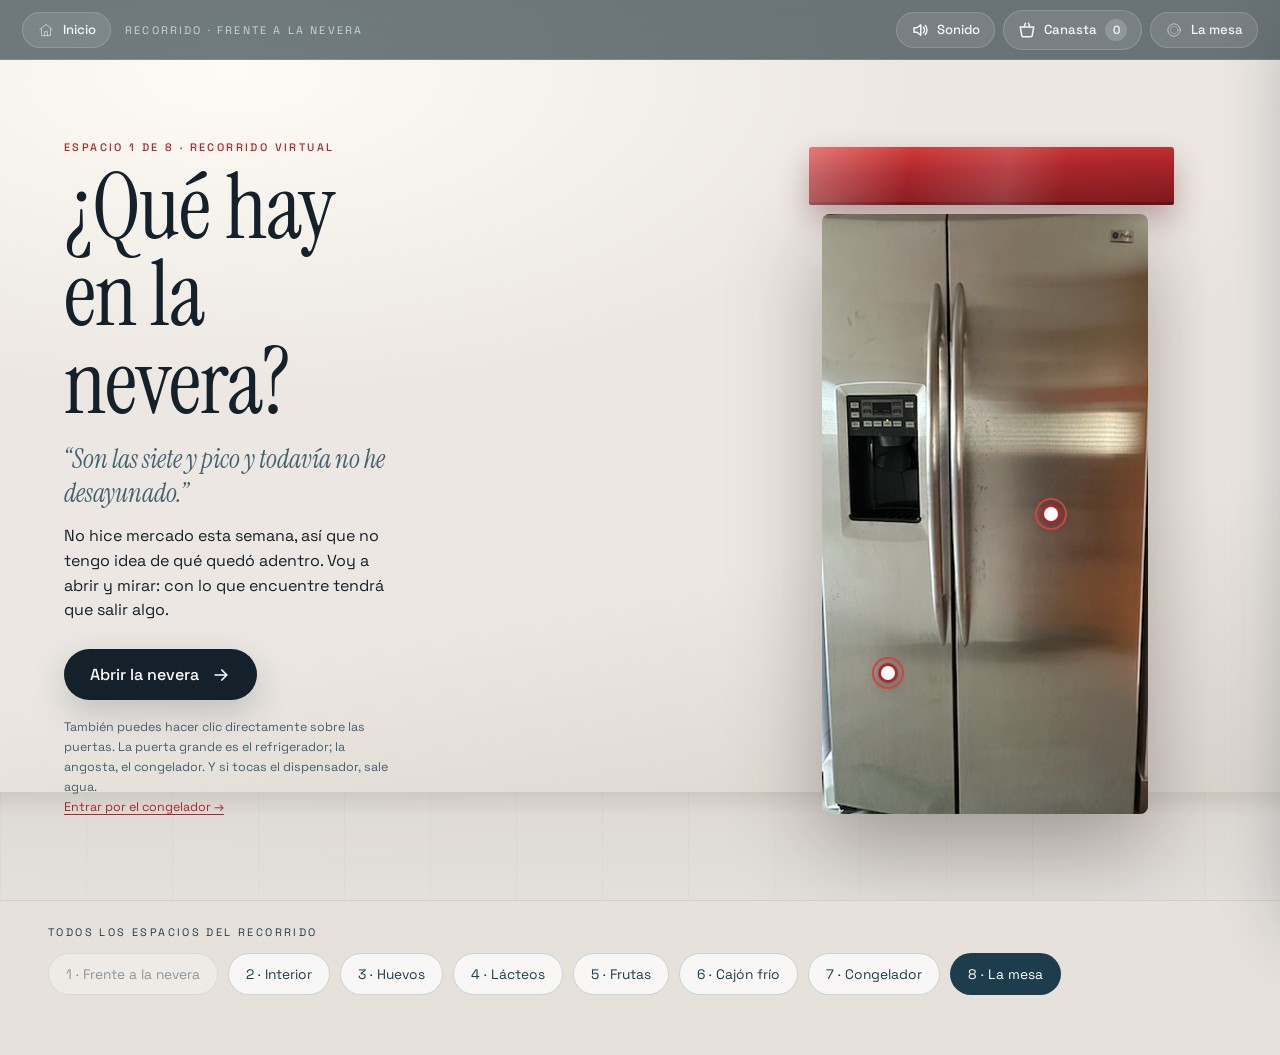
<file: index.html>
<!DOCTYPE html>
<html lang="es">
<head>
<meta charset="UTF-8">
<meta name="viewport" content="width=device-width, initial-scale=1">
<title>¿Qué hay en la nevera? — Recorrido virtual</title>
<meta name="description" content="Recorrido virtual en primera persona por el interior de una nevera, buscando ingredientes para preparar el desayuno. Taller Multimedia 1, Entrega 3.">
<meta name="author" content="Isabela Pinzón Rodríguez">
<meta name="theme-color" content="#ad262b">

<link rel="preconnect" href="https://fonts.googleapis.com">
<link rel="preconnect" href="https://fonts.gstatic.com" crossorigin>
<link href="https://fonts.googleapis.com/css2?family=Instrument+Serif:ital@0;1&family=Space+Grotesk:wght@400;500;700&display=swap" rel="stylesheet">

<link rel="stylesheet" href="css/style.css">
<link rel="icon" href="data:image/svg+xml,<svg xmlns='http://www.w3.org/2000/svg' viewBox='0 0 64 64'><rect x='18' y='4' width='28' height='56' rx='5' fill='%23b3b8be'/><rect x='18' y='26' width='28' height='2' fill='%23474c53'/><rect x='24' y='12' width='3' height='9' rx='1.5' fill='%23474c53'/><rect x='24' y='34' width='3' height='11' rx='1.5' fill='%23474c53'/></svg>">
</head>

<body data-espacio="inicio" data-nivel="raiz">

<div class="velo" aria-hidden="true"></div>
<a class="saltar-al-contenido" href="#contenido">Saltar al contenido</a>


<main class="cocina" id="contenido">

  <div class="cocina__piso" aria-hidden="true"></div>


  <section class="intro">
    <p class="etiqueta aparece">Espacio 1 de 8 · Recorrido virtual</p>

    <h1 class="titulo titulo--xl intro__titulo aparece" data-retraso="1">
      ¿Qué hay<br>en la nevera?
    </h1>

    <div class="intro__parrafos aparece" data-retraso="2">
      <p class="pensamiento">“Son las siete y pico y todavía no he desayunado.”</p>
      <p class="texto">
        No hice mercado esta semana, así que no tengo idea de qué quedó adentro.
        Voy a abrir y mirar: con lo que encuentre tendrá que salir algo.
      </p>
    </div>

    <a class="boton-principal aparece" data-retraso="3"
       href="espacios/interior.html" data-abrir="ambas">
      Abrir la nevera
      <svg class="flecha" viewBox="0 0 24 24" width="20" height="20" fill="none"
           stroke="currentColor" stroke-width="2" stroke-linecap="round"
           stroke-linejoin="round" aria-hidden="true">
        <path d="M5 12h14M13 6l6 6-6 6"/>
      </svg>
    </a>

    <p class="pista aparece" data-retraso="4">
      También puedes hacer clic directamente sobre las puertas.
      La puerta grande es el refrigerador; la angosta, el congelador.
      Y si tocas el dispensador, sale agua.<br>
      <a href="espacios/congelador.html" data-sonido="abrir">Entrar por el congelador →</a>
    </p>
  </section>


  <section class="nevera-marco" aria-label="La nevera, vista de frente">
   <div class="nevera-conjunto">

   
    <div class="mueble-rojo" aria-hidden="true"></div>

    <div class="nevera">

    
      <div class="nevera__hueco" aria-hidden="true"></div>

      
      <div class="nevera__puerta nevera__puerta--izq acero">
        <button class="dispensador" type="button" aria-label="Probar el dispensador de agua">
          <span class="dispensador__pantalla" aria-hidden="true">ICE · WATER</span>
          <span class="dispensador__hueco" aria-hidden="true"></span>
        </button>
        <span class="manija manija--izq" aria-hidden="true"></span>
      </div>

    
      <div class="nevera__puerta nevera__puerta--der acero" aria-hidden="true">
        <span class="manija manija--der"></span>
        <span class="nevera__placa"></span>
      </div>

      <div class="nevera__patas" aria-hidden="true"><i></i><i></i></div>

      
      <img class="nevera__foto"
           src="img/nevera-cerrada.jpg"
           data-opcional="1"
           alt="Nevera de dos puertas en acero inoxidable, cerrada, en la cocina.">

  
      <a class="hotspot hs--puerta-der" href="espacios/interior.html"
         data-abrir="derecha" data-destino="interior">
        <span class="hotspot__area"></span>
        <span class="hotspot__punto"></span>
        <span class="hotspot__nombre">Abrir el refrigerador</span>
      </a>

      <a class="hotspot hs--puerta-izq" href="espacios/congelador.html"
         data-abrir="izquierda" data-destino="congelador">
        <span class="hotspot__area"></span>
        <span class="hotspot__punto"></span>
        <span class="hotspot__nombre">Abrir el congelador</span>
      </a>

    </div>
   </div>
  </section>

</main>

<nav class="caminos" style="padding: 24px clamp(14px,4vw,48px) 60px; background:#e6e1db; border-top:1px solid rgba(0,0,0,.08); margin:0; width:auto;">
  <p class="caminos__titulo">Todos los espacios del recorrido</p>
  <ul class="caminos__lista">
    <li><a class="enlace-camino" aria-current="page" href="index.html">1 · Frente a la nevera</a></li>
    <li><a class="enlace-camino" href="espacios/interior.html">2 · Interior</a></li>
    <li><a class="enlace-camino" href="espacios/huevos.html">3 · Huevos</a></li>
    <li><a class="enlace-camino" href="espacios/lacteos.html">4 · Lácteos</a></li>
    <li><a class="enlace-camino" href="espacios/frutas.html">5 · Frutas</a></li>
    <li><a class="enlace-camino" href="espacios/cajon.html">6 · Cajón frío</a></li>
    <li><a class="enlace-camino" href="espacios/congelador.html">7 · Congelador</a></li>
    <li><a class="enlace-camino enlace-camino--fuerte" href="espacios/desayuno.html">8 · La mesa</a></li>
  </ul>
</nav>

<script src="js/iconos.js"></script>
<script src="js/audio.js"></script>
<script src="js/script.js"></script>
</body>
</html>
</file>
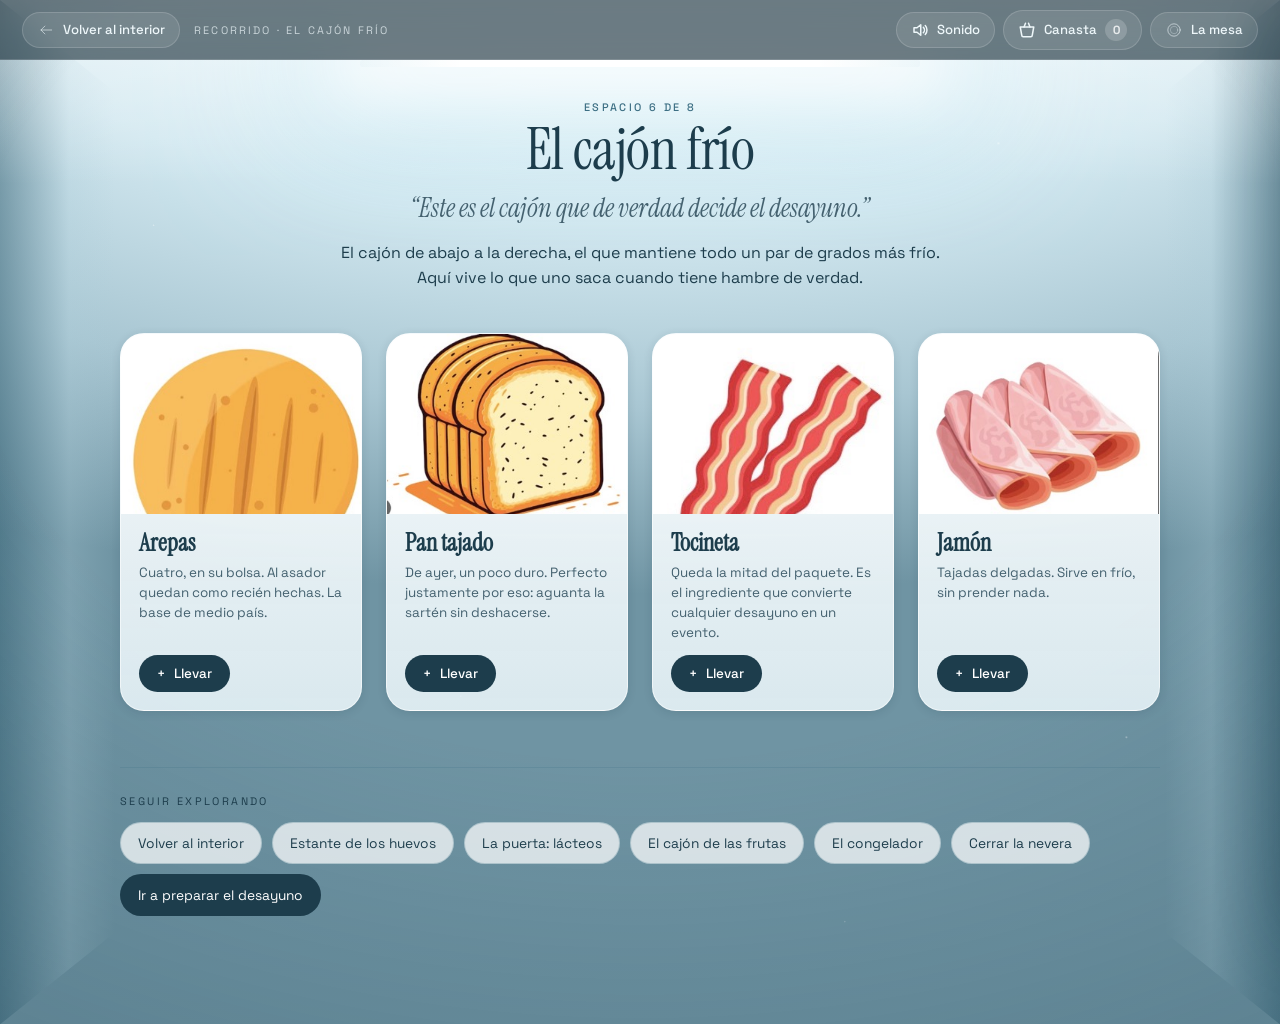
<file: espacios/cajon.html>
<!DOCTYPE html>
<html lang="es">
<head>
<meta charset="UTF-8">
<meta name="viewport" content="width=device-width, initial-scale=1">
<title>El cajón frío — ¿Qué hay en la nevera?</title>
<meta name="description" content="Espacio 6: el cajón frío de abajo, con la carne fría, las arepas y el pan.">
<meta name="theme-color" content="#ad262b">
<link rel="preconnect" href="https://fonts.googleapis.com">
<link rel="preconnect" href="https://fonts.gstatic.com" crossorigin>
<link href="https://fonts.googleapis.com/css2?family=Instrument+Serif:ital@0;1&family=Space+Grotesk:wght@400;500;700&display=swap" rel="stylesheet">
<link rel="stylesheet" href="../css/style.css">
<link rel="icon" href="data:image/svg+xml,<svg xmlns='http://www.w3.org/2000/svg' viewBox='0 0 64 64'><rect x='18' y='4' width='28' height='56' rx='5' fill='%23b3b8be'/><rect x='18' y='26' width='28' height='2' fill='%23474c53'/><rect x='24' y='12' width='3' height='9' rx='1.5' fill='%23474c53'/><rect x='24' y='34' width='3' height='11' rx='1.5' fill='%23474c53'/></svg>">
</head>

<body data-espacio="cajon">

<div class="velo" aria-hidden="true"></div>
<a class="saltar-al-contenido" href="#contenido">Saltar al contenido</a>


<main class="escena" id="contenido">

  <span class="escena__luz" aria-hidden="true"></span>
  <span class="escena__pared escena__pared--izq" aria-hidden="true"></span>
  <span class="escena__pared escena__pared--der" aria-hidden="true"></span>
  <span class="escena__escarcha" aria-hidden="true"></span>

  <header class="encabezado">
    <p class="etiqueta aparece">Espacio 6 de 8</p>
    <h1 class="titulo titulo--l encabezado__titulo aparece" data-retraso="1">El cajón frío</h1>
    <p class="pensamiento aparece" data-retraso="2">“Este es el cajón que de verdad decide el desayuno.”</p>
    <p class="texto aparece" data-retraso="2" style="margin-top:14px;color:var(--frio-60)">El cajón de abajo a la derecha, el que mantiene todo un par de grados más frío. Aquí vive lo que uno saca cuando tiene hambre de verdad.</p>
  </header>

  

  <section class="rejilla aparece" data-retraso="3" aria-label="Ingredientes de este espacio">

        <article class="tarjeta" data-ingrediente="arepas" data-tomado="no">
          <div class="tarjeta__medio">
            <img class="tarjeta__foto"
                 src="../img/ingredientes/arepa Chico.jpeg"
                 data-icono="arepas"
                 alt="Arepas"
                 loading="lazy" width="400" height="300">
          </div>
          <div class="tarjeta__cuerpo">
            <h3 class="tarjeta__nombre">Arepas</h3>
            <p class="tarjeta__dato">Cuatro, en su bolsa. Al asador quedan como recién hechas. La base de medio país.</p>
            <button class="tarjeta__tomar" type="button" aria-pressed="false">
              <span class="mas">+</span><span class="texto-tomar">Llevar</span>
            </button>
          </div>
        </article>

        <article class="tarjeta" data-ingrediente="pan" data-tomado="no">
          <div class="tarjeta__medio">
            <img class="tarjeta__foto"
                 src="../img/ingredientes/pan tajado Chico.jpeg"
                 data-icono="pan"
                 alt="Pan tajado"
                 loading="lazy" width="400" height="300">
          </div>
          <div class="tarjeta__cuerpo">
            <h3 class="tarjeta__nombre">Pan tajado</h3>
            <p class="tarjeta__dato">De ayer, un poco duro. Perfecto justamente por eso: aguanta la sartén sin deshacerse.</p>
            <button class="tarjeta__tomar" type="button" aria-pressed="false">
              <span class="mas">+</span><span class="texto-tomar">Llevar</span>
            </button>
          </div>
        </article>

        <article class="tarjeta" data-ingrediente="tocineta" data-tomado="no">
          <div class="tarjeta__medio">
            <img class="tarjeta__foto"
                 src="../img/ingredientes/tocineta Chico.jpeg"
                 data-icono="tocineta"
                 alt="Tocineta"
                 loading="lazy" width="400" height="300">
          </div>
          <div class="tarjeta__cuerpo">
            <h3 class="tarjeta__nombre">Tocineta</h3>
            <p class="tarjeta__dato">Queda la mitad del paquete. Es el ingrediente que convierte cualquier desayuno en un evento.</p>
            <button class="tarjeta__tomar" type="button" aria-pressed="false">
              <span class="mas">+</span><span class="texto-tomar">Llevar</span>
            </button>
          </div>
        </article>

        <article class="tarjeta" data-ingrediente="jamon" data-tomado="no">
          <div class="tarjeta__medio">
            <img class="tarjeta__foto"
                 src="../img/ingredientes/jamon  Chico.jpeg"
                 data-icono="jamon"
                 alt="Jamón"
                 loading="lazy" width="400" height="300">
          </div>
          <div class="tarjeta__cuerpo">
            <h3 class="tarjeta__nombre">Jamón</h3>
            <p class="tarjeta__dato">Tajadas delgadas. Sirve en frío, sin prender nada.</p>
            <button class="tarjeta__tomar" type="button" aria-pressed="false">
              <span class="mas">+</span><span class="texto-tomar">Llevar</span>
            </button>
          </div>
        </article>

  </section>

  <nav class="caminos aparece" data-retraso="4" aria-label="Caminos desde este espacio">
    <p class="caminos__titulo">Seguir explorando</p>
    <ul class="caminos__lista">
      <li><a class="enlace-camino" href="interior.html" data-sonido="paso">Volver al interior</a></li>
      <li><a class="enlace-camino" href="huevos.html" data-sonido="paso">Estante de los huevos</a></li>
      <li><a class="enlace-camino" href="lacteos.html" data-sonido="paso">La puerta: lácteos</a></li>
      <li><a class="enlace-camino" href="frutas.html" data-sonido="paso">El cajón de las frutas</a></li>
      <li><a class="enlace-camino" href="congelador.html" data-sonido="abrir">El congelador</a></li>
      <li><a class="enlace-camino" href="../index.html" data-sonido="cerrar">Cerrar la nevera</a></li>
      <li><a class="enlace-camino enlace-camino--fuerte" href="desayuno.html" data-sonido="paso">Ir a preparar el desayuno</a></li>
    </ul>
  </nav>

</main>

<script src="../js/iconos.js"></script>
<script src="../js/audio.js"></script>
<script src="../js/script.js"></script>
</body>
</html>
</file>
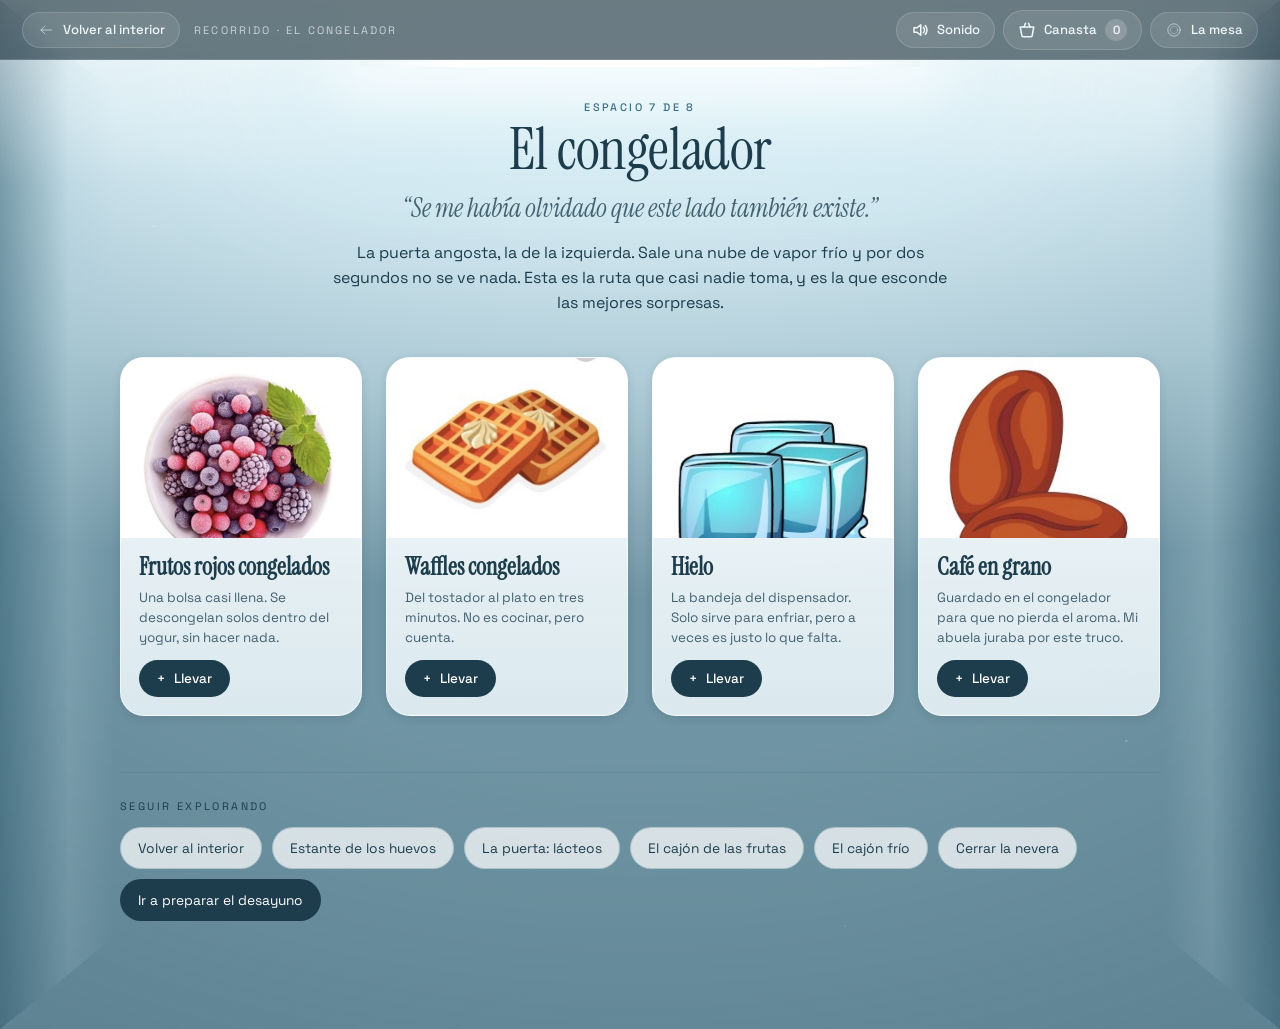
<file: espacios/congelador.html>
<!DOCTYPE html>
<html lang="es">
<head>
<meta charset="UTF-8">
<meta name="viewport" content="width=device-width, initial-scale=1">
<title>El congelador — ¿Qué hay en la nevera?</title>
<meta name="description" content="Espacio 7: la puerta izquierda, el congelador. Un camino alterno del recorrido.">
<meta name="theme-color" content="#ad262b">
<link rel="preconnect" href="https://fonts.googleapis.com">
<link rel="preconnect" href="https://fonts.gstatic.com" crossorigin>
<link href="https://fonts.googleapis.com/css2?family=Instrument+Serif:ital@0;1&family=Space+Grotesk:wght@400;500;700&display=swap" rel="stylesheet">
<link rel="stylesheet" href="../css/style.css">
<link rel="icon" href="data:image/svg+xml,<svg xmlns='http://www.w3.org/2000/svg' viewBox='0 0 64 64'><rect x='18' y='4' width='28' height='56' rx='5' fill='%23b3b8be'/><rect x='18' y='26' width='28' height='2' fill='%23474c53'/><rect x='24' y='12' width='3' height='9' rx='1.5' fill='%23474c53'/><rect x='24' y='34' width='3' height='11' rx='1.5' fill='%23474c53'/></svg>">
</head>

<body data-espacio="congelador">

<div class="velo" aria-hidden="true"></div>
<a class="saltar-al-contenido" href="#contenido">Saltar al contenido</a>


<main class="escena" id="contenido">

  <span class="escena__luz" aria-hidden="true"></span>
  <span class="escena__pared escena__pared--izq" aria-hidden="true"></span>
  <span class="escena__pared escena__pared--der" aria-hidden="true"></span>
  <span class="escena__escarcha" aria-hidden="true"></span>

  <header class="encabezado">
    <p class="etiqueta aparece">Espacio 7 de 8</p>
    <h1 class="titulo titulo--l encabezado__titulo aparece" data-retraso="1">El congelador</h1>
    <p class="pensamiento aparece" data-retraso="2">“Se me había olvidado que este lado también existe.”</p>
    <p class="texto aparece" data-retraso="2" style="margin-top:14px;color:var(--frio-60)">La puerta angosta, la de la izquierda. Sale una nube de vapor frío y por dos segundos no se ve nada. Esta es la ruta que casi nadie toma, y es la que esconde las mejores sorpresas.</p>
  </header>



  <section class="rejilla aparece" data-retraso="3" aria-label="Ingredientes de este espacio">

        <article class="tarjeta" data-ingrediente="frutosrojos" data-tomado="no">
          <div class="tarjeta__medio">
            <img class="tarjeta__foto"
                 src="../img/ingredientes/frutos rojos congelados Chico.jpeg"
                 data-icono="frutosrojos"
                 alt="Frutos rojos congelados"
                 loading="lazy" width="400" height="300">
          </div>
          <div class="tarjeta__cuerpo">
            <h3 class="tarjeta__nombre">Frutos rojos congelados</h3>
            <p class="tarjeta__dato">Una bolsa casi llena. Se descongelan solos dentro del yogur, sin hacer nada.</p>
            <button class="tarjeta__tomar" type="button" aria-pressed="false">
              <span class="mas">+</span><span class="texto-tomar">Llevar</span>
            </button>
          </div>
        </article>

        <article class="tarjeta" data-ingrediente="waffles" data-tomado="no">
          <div class="tarjeta__medio">
            <img class="tarjeta__foto"
                 src="../img/ingredientes/waffles Chico.jpeg"
                 data-icono="waffles"
                 alt="Waffles congelados"
                 loading="lazy" width="400" height="300">
          </div>
          <div class="tarjeta__cuerpo">
            <h3 class="tarjeta__nombre">Waffles congelados</h3>
            <p class="tarjeta__dato">Del tostador al plato en tres minutos. No es cocinar, pero cuenta.</p>
            <button class="tarjeta__tomar" type="button" aria-pressed="false">
              <span class="mas">+</span><span class="texto-tomar">Llevar</span>
            </button>
          </div>
        </article>

        <article class="tarjeta" data-ingrediente="hielo" data-tomado="no">
          <div class="tarjeta__medio">
            <img class="tarjeta__foto"
                 src="../img/ingredientes/hielo Chico.jpeg"
                 data-icono="hielo"
                 alt="Hielo"
                 loading="lazy" width="400" height="300">
          </div>
          <div class="tarjeta__cuerpo">
            <h3 class="tarjeta__nombre">Hielo</h3>
            <p class="tarjeta__dato">La bandeja del dispensador. Solo sirve para enfriar, pero a veces es justo lo que falta.</p>
            <button class="tarjeta__tomar" type="button" aria-pressed="false">
              <span class="mas">+</span><span class="texto-tomar">Llevar</span>
            </button>
          </div>
        </article>

        <article class="tarjeta" data-ingrediente="cafe" data-tomado="no">
          <div class="tarjeta__medio">
            <img class="tarjeta__foto"
                 src="../img/ingredientes/cafe en grano  Chico.jpeg"
                 data-icono="cafe"
                 alt="Café en grano"
                 loading="lazy" width="400" height="300">
          </div>
          <div class="tarjeta__cuerpo">
            <h3 class="tarjeta__nombre">Café en grano</h3>
            <p class="tarjeta__dato">Guardado en el congelador para que no pierda el aroma. Mi abuela juraba por este truco.</p>
            <button class="tarjeta__tomar" type="button" aria-pressed="false">
              <span class="mas">+</span><span class="texto-tomar">Llevar</span>
            </button>
          </div>
        </article>

  </section>

  <nav class="caminos aparece" data-retraso="4" aria-label="Caminos desde este espacio">
    <p class="caminos__titulo">Seguir explorando</p>
    <ul class="caminos__lista">
      <li><a class="enlace-camino" href="interior.html" data-sonido="paso">Volver al interior</a></li>
      <li><a class="enlace-camino" href="huevos.html" data-sonido="paso">Estante de los huevos</a></li>
      <li><a class="enlace-camino" href="lacteos.html" data-sonido="paso">La puerta: lácteos</a></li>
      <li><a class="enlace-camino" href="frutas.html" data-sonido="paso">El cajón de las frutas</a></li>
      <li><a class="enlace-camino" href="cajon.html" data-sonido="paso">El cajón frío</a></li>
      <li><a class="enlace-camino" href="../index.html" data-sonido="cerrar">Cerrar la nevera</a></li>
      <li><a class="enlace-camino enlace-camino--fuerte" href="desayuno.html" data-sonido="paso">Ir a preparar el desayuno</a></li>
    </ul>
  </nav>

</main>

<script src="../js/iconos.js"></script>
<script src="../js/audio.js"></script>
<script src="../js/script.js"></script>
</body>
</html>
</file>
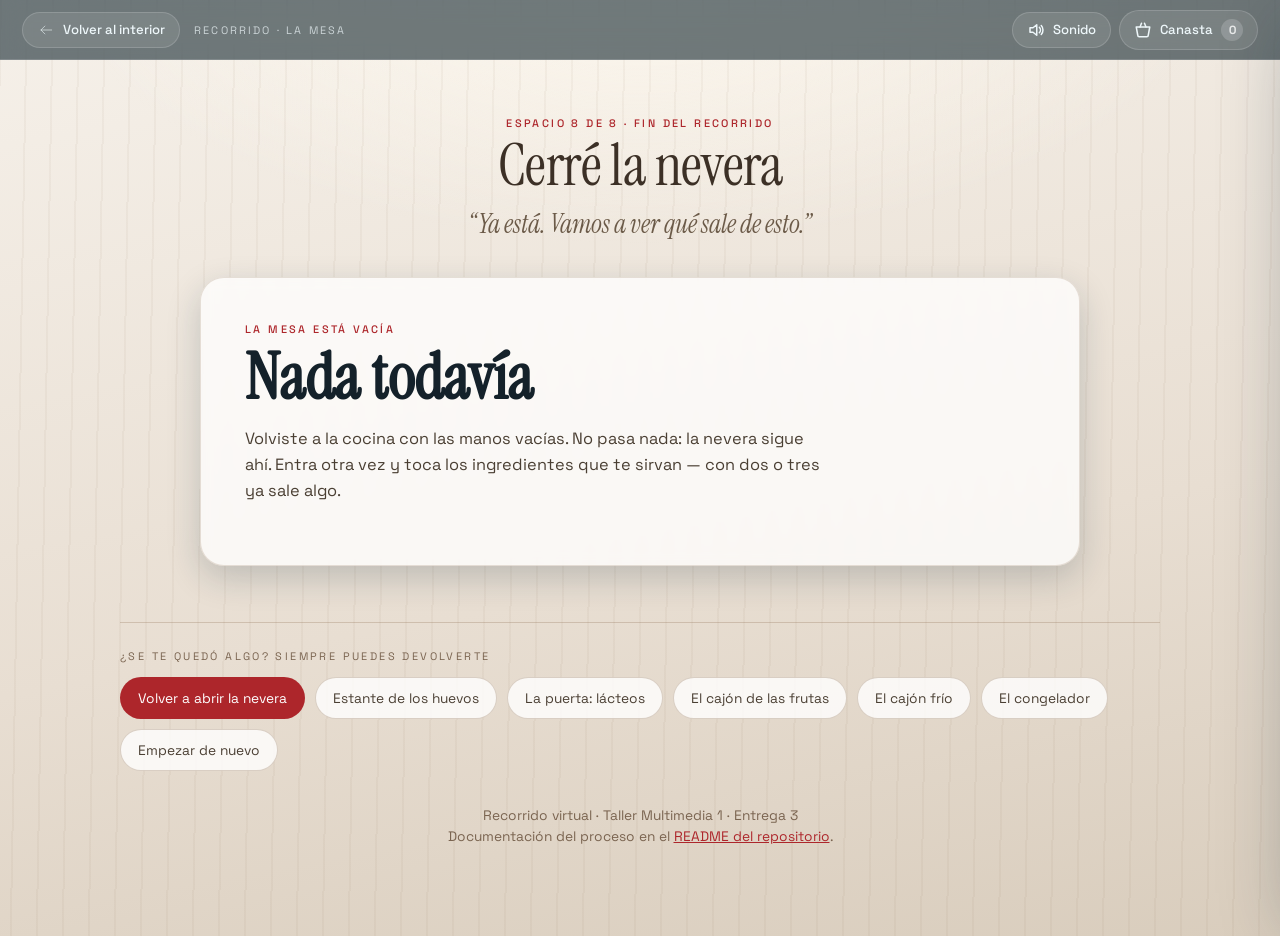
<file: espacios/desayuno.html>
<!DOCTYPE html>
<html lang="es">
<head>
<meta charset="UTF-8">
<meta name="viewport" content="width=device-width, initial-scale=1">
<title>La mesa — ¿Qué hay en la nevera?</title>
<meta name="description" content="Espacio 8: el final del recorrido. Lo que encontraste en la nevera y el desayuno que puedes preparar con eso.">
<meta name="theme-color" content="#ad262b">
<link rel="preconnect" href="https://fonts.googleapis.com">
<link rel="preconnect" href="https://fonts.gstatic.com" crossorigin>
<link href="https://fonts.googleapis.com/css2?family=Instrument+Serif:ital@0;1&family=Space+Grotesk:wght@400;500;700&display=swap" rel="stylesheet">
<link rel="stylesheet" href="../css/style.css">
<link rel="icon" href="data:image/svg+xml,<svg xmlns='http://www.w3.org/2000/svg' viewBox='0 0 64 64'><rect x='18' y='4' width='28' height='56' rx='5' fill='%23b3b8be'/><rect x='18' y='26' width='28' height='2' fill='%23474c53'/><rect x='24' y='12' width='3' height='9' rx='1.5' fill='%23474c53'/><rect x='24' y='34' width='3' height='11' rx='1.5' fill='%23474c53'/></svg>">
</head>

<body data-espacio="desayuno">

<div class="velo" aria-hidden="true"></div>
<a class="saltar-al-contenido" href="#contenido">Saltar al contenido</a>

<main class="mesa" id="contenido">

  <header class="encabezado" style="margin-bottom:34px">
    <p class="etiqueta aparece" style="color:var(--rojo)">Espacio 8 de 8 · Fin del recorrido</p>
    <h1 class="titulo titulo--l aparece" data-retraso="1"
        style="margin:8px 0 14px;color:#3c3026">Cerré la nevera</h1>
    <p class="pensamiento aparece" data-retraso="2" style="color:#6b5a48">
      “Ya está. Vamos a ver qué sale de esto.”
    </p>
  </header>

 

  <div id="resultadoDesayuno" class="aparece" data-retraso="3"></div>

  <nav class="caminos aparece" data-retraso="4" aria-label="Volver al recorrido">
    <p class="caminos__titulo">¿Se te quedó algo? Siempre puedes devolverte</p>
    <ul class="caminos__lista">
      <li><a class="enlace-camino enlace-camino--fuerte" href="interior.html" data-sonido="abrir">Volver a abrir la nevera</a></li>
      <li><a class="enlace-camino" href="huevos.html" data-sonido="paso">Estante de los huevos</a></li>
      <li><a class="enlace-camino" href="lacteos.html" data-sonido="paso">La puerta: lácteos</a></li>
      <li><a class="enlace-camino" href="frutas.html" data-sonido="paso">El cajón de las frutas</a></li>
      <li><a class="enlace-camino" href="cajon.html" data-sonido="paso">El cajón frío</a></li>
      <li><a class="enlace-camino" href="congelador.html" data-sonido="abrir">El congelador</a></li>
      <li><a class="enlace-camino" href="../index.html" data-sonido="cerrar">Empezar de nuevo</a></li>
    </ul>
  </nav>

  <p class="texto texto--pequeno" style="text-align:center;margin:34px auto 0;max-width:46ch;color:#7a6450">
    Recorrido virtual · Taller Multimedia 1 · Entrega 3<br>
    Documentación del proceso en el
    <a href="../README.md" style="color:var(--rojo)">README del repositorio</a>.
  </p>

</main>

<script src="../js/iconos.js"></script>
<script src="../js/audio.js"></script>
<script src="../js/script.js"></script>
</body>
</html>
</file>
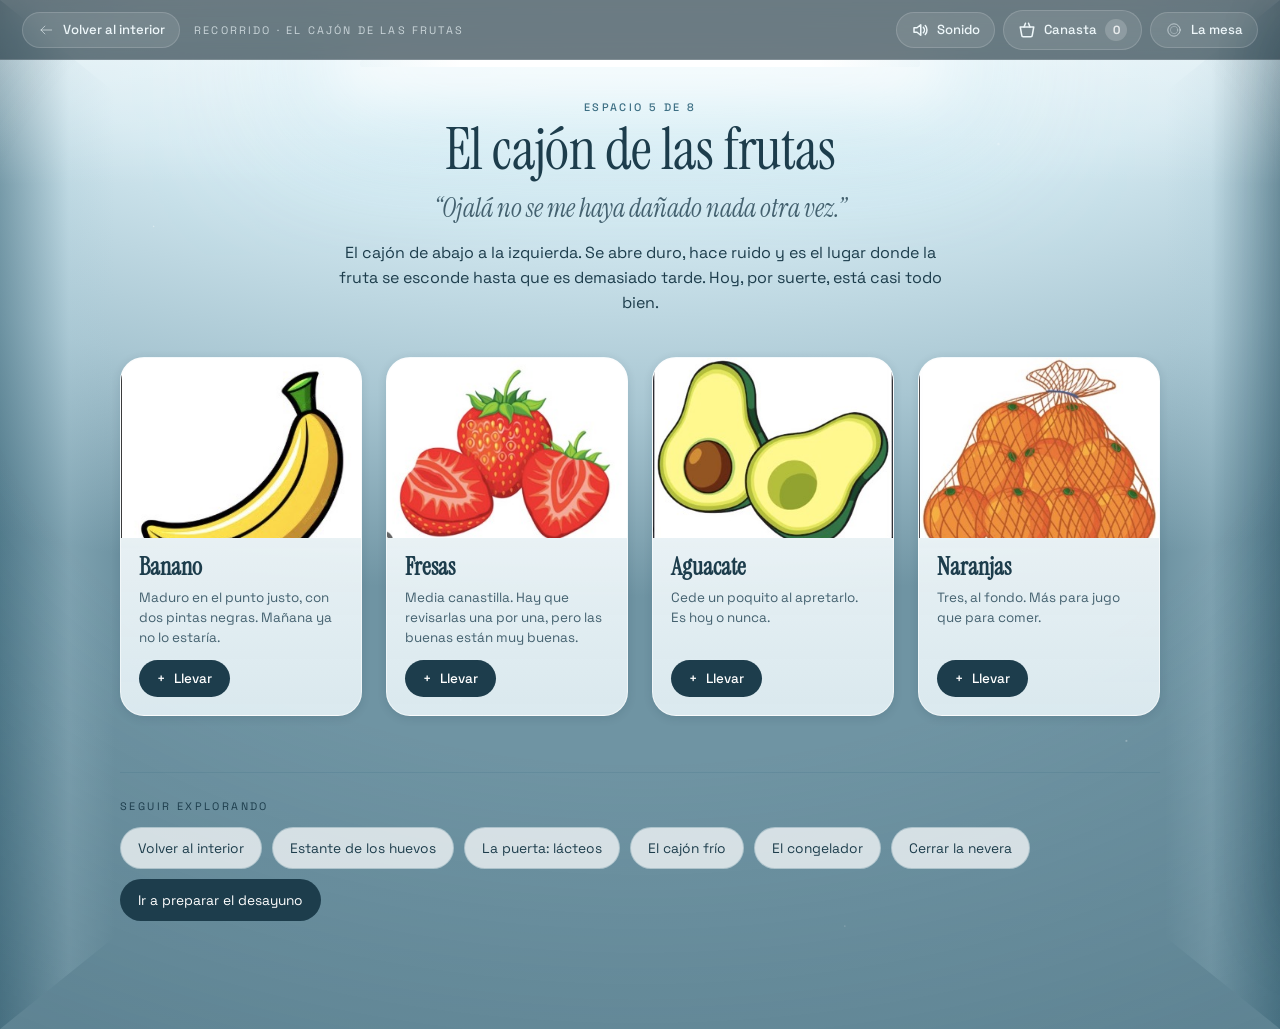
<file: espacios/frutas.html>
<!DOCTYPE html>
<html lang="es">
<head>
<meta charset="UTF-8">
<meta name="viewport" content="width=device-width, initial-scale=1">
<title>El cajón de las frutas — ¿Qué hay en la nevera?</title>
<meta name="description" content="Espacio 5: el cajón de las frutas y verduras, abajo a la izquierda.">
<meta name="theme-color" content="#ad262b">
<link rel="preconnect" href="https://fonts.googleapis.com">
<link rel="preconnect" href="https://fonts.gstatic.com" crossorigin>
<link href="https://fonts.googleapis.com/css2?family=Instrument+Serif:ital@0;1&family=Space+Grotesk:wght@400;500;700&display=swap" rel="stylesheet">
<link rel="stylesheet" href="../css/style.css">
<link rel="icon" href="data:image/svg+xml,<svg xmlns='http://www.w3.org/2000/svg' viewBox='0 0 64 64'><rect x='18' y='4' width='28' height='56' rx='5' fill='%23b3b8be'/><rect x='18' y='26' width='28' height='2' fill='%23474c53'/><rect x='24' y='12' width='3' height='9' rx='1.5' fill='%23474c53'/><rect x='24' y='34' width='3' height='11' rx='1.5' fill='%23474c53'/></svg>">
</head>

<body data-espacio="frutas">

<div class="velo" aria-hidden="true"></div>
<a class="saltar-al-contenido" href="#contenido">Saltar al contenido</a>


<main class="escena" id="contenido">

  <span class="escena__luz" aria-hidden="true"></span>
  <span class="escena__pared escena__pared--izq" aria-hidden="true"></span>
  <span class="escena__pared escena__pared--der" aria-hidden="true"></span>
  <span class="escena__escarcha" aria-hidden="true"></span>

  <header class="encabezado">
    <p class="etiqueta aparece">Espacio 5 de 8</p>
    <h1 class="titulo titulo--l encabezado__titulo aparece" data-retraso="1">El cajón de las frutas</h1>
    <p class="pensamiento aparece" data-retraso="2">“Ojalá no se me haya dañado nada otra vez.”</p>
    <p class="texto aparece" data-retraso="2" style="margin-top:14px;color:var(--frio-60)">El cajón de abajo a la izquierda. Se abre duro, hace ruido y es el lugar donde la fruta se esconde hasta que es demasiado tarde. Hoy, por suerte, está casi todo bien.</p>
  </header>



  <section class="rejilla aparece" data-retraso="3" aria-label="Ingredientes de este espacio">

        <article class="tarjeta" data-ingrediente="banano" data-tomado="no">
          <div class="tarjeta__medio">
            <img class="tarjeta__foto"
                 src="../img/ingredientes/banano  Chico.jpeg"
                 data-icono="banano"
                 alt="Banano"
                 loading="lazy" width="400" height="300">
          </div>
          <div class="tarjeta__cuerpo">
            <h3 class="tarjeta__nombre">Banano</h3>
            <p class="tarjeta__dato">Maduro en el punto justo, con dos pintas negras. Mañana ya no lo estaría.</p>
            <button class="tarjeta__tomar" type="button" aria-pressed="false">
              <span class="mas">+</span><span class="texto-tomar">Llevar</span>
            </button>
          </div>
        </article>

        <article class="tarjeta" data-ingrediente="fresas" data-tomado="no">
          <div class="tarjeta__medio">
            <img class="tarjeta__foto"
                 src="../img/ingredientes/fresas Chico.jpeg"
                 data-icono="fresas"
                 alt="Fresas"
                 loading="lazy" width="400" height="300">
          </div>
          <div class="tarjeta__cuerpo">
            <h3 class="tarjeta__nombre">Fresas</h3>
            <p class="tarjeta__dato">Media canastilla. Hay que revisarlas una por una, pero las buenas están muy buenas.</p>
            <button class="tarjeta__tomar" type="button" aria-pressed="false">
              <span class="mas">+</span><span class="texto-tomar">Llevar</span>
            </button>
          </div>
        </article>

        <article class="tarjeta" data-ingrediente="aguacate" data-tomado="no">
          <div class="tarjeta__medio">
            <img class="tarjeta__foto"
                 src="../img/ingredientes/aguacate Chico.jpeg"
                 data-icono="aguacate"
                 alt="Aguacate"
                 loading="lazy" width="400" height="300">
          </div>
          <div class="tarjeta__cuerpo">
            <h3 class="tarjeta__nombre">Aguacate</h3>
            <p class="tarjeta__dato">Cede un poquito al apretarlo. Es hoy o nunca.</p>
            <button class="tarjeta__tomar" type="button" aria-pressed="false">
              <span class="mas">+</span><span class="texto-tomar">Llevar</span>
            </button>
          </div>
        </article>

        <article class="tarjeta" data-ingrediente="naranja" data-tomado="no">
          <div class="tarjeta__medio">
            <img class="tarjeta__foto"
                 src="../img/ingredientes/naranjas Chico.jpeg"
                 data-icono="naranja"
                 alt="Naranjas"
                 loading="lazy" width="400" height="300">
          </div>
          <div class="tarjeta__cuerpo">
            <h3 class="tarjeta__nombre">Naranjas</h3>
            <p class="tarjeta__dato">Tres, al fondo. Más para jugo que para comer.</p>
            <button class="tarjeta__tomar" type="button" aria-pressed="false">
              <span class="mas">+</span><span class="texto-tomar">Llevar</span>
            </button>
          </div>
        </article>

  </section>

  <nav class="caminos aparece" data-retraso="4" aria-label="Caminos desde este espacio">
    <p class="caminos__titulo">Seguir explorando</p>
    <ul class="caminos__lista">
      <li><a class="enlace-camino" href="interior.html" data-sonido="paso">Volver al interior</a></li>
      <li><a class="enlace-camino" href="huevos.html" data-sonido="paso">Estante de los huevos</a></li>
      <li><a class="enlace-camino" href="lacteos.html" data-sonido="paso">La puerta: lácteos</a></li>
      <li><a class="enlace-camino" href="cajon.html" data-sonido="paso">El cajón frío</a></li>
      <li><a class="enlace-camino" href="congelador.html" data-sonido="abrir">El congelador</a></li>
      <li><a class="enlace-camino" href="../index.html" data-sonido="cerrar">Cerrar la nevera</a></li>
      <li><a class="enlace-camino enlace-camino--fuerte" href="desayuno.html" data-sonido="paso">Ir a preparar el desayuno</a></li>
    </ul>
  </nav>

</main>

<script src="../js/iconos.js"></script>
<script src="../js/audio.js"></script>
<script src="../js/script.js"></script>
</body>
</html>
</file>
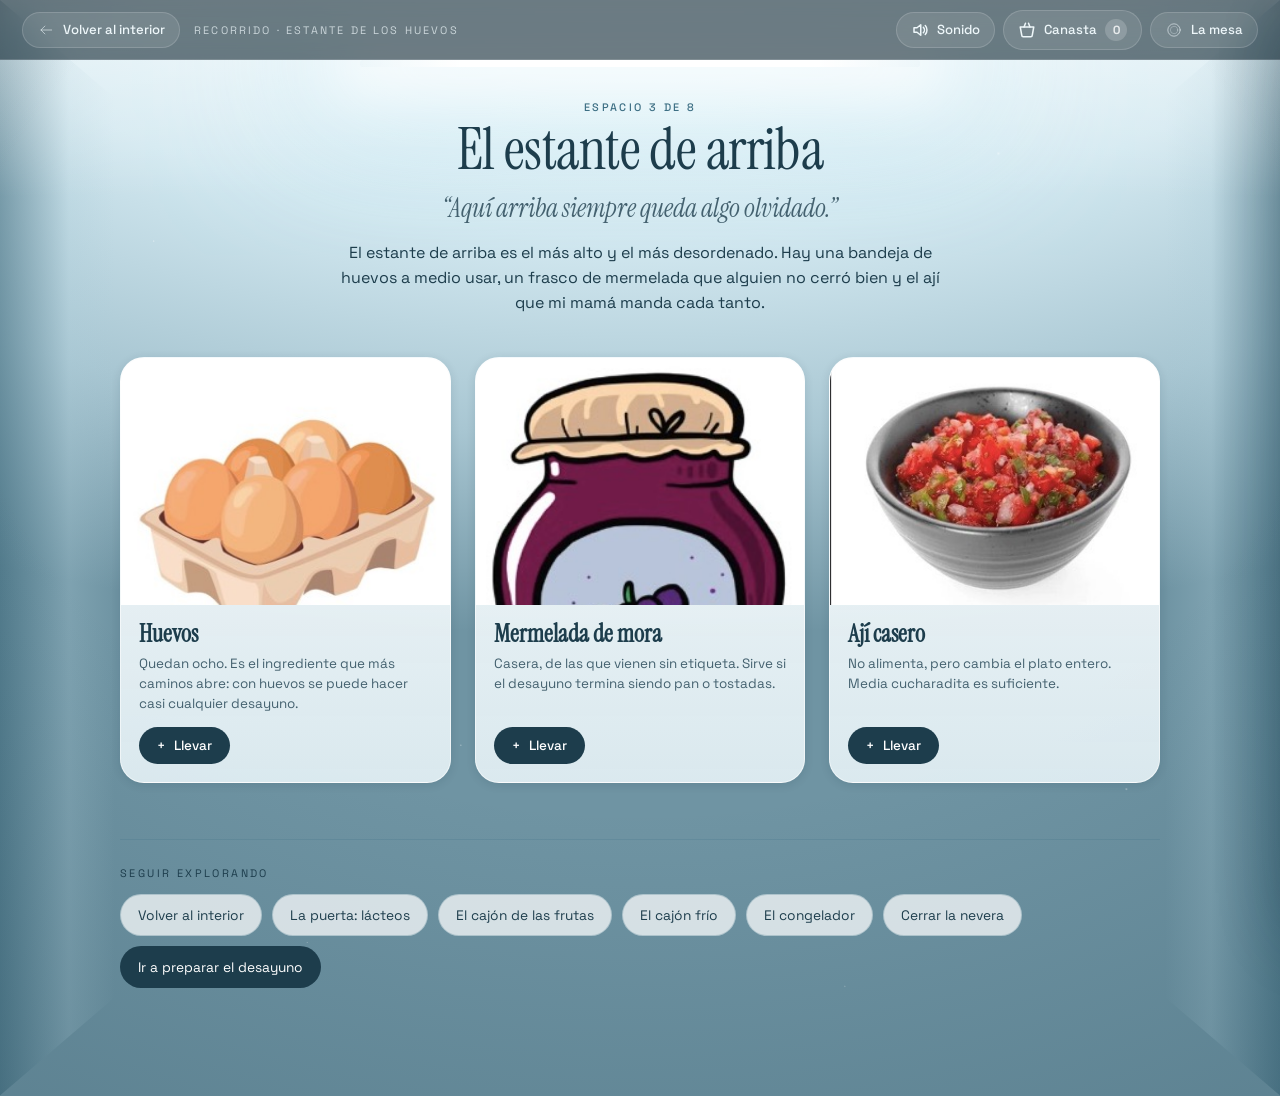
<file: espacios/huevos.html>
<!DOCTYPE html>
<html lang="es">
<head>
<meta charset="UTF-8">
<meta name="viewport" content="width=device-width, initial-scale=1">
<title>El estante de arriba — ¿Qué hay en la nevera?</title>
<meta name="description" content="Espacio 3: el estante de arriba de la nevera, donde están los huevos.">
<meta name="theme-color" content="#ad262b">
<link rel="preconnect" href="https://fonts.googleapis.com">
<link rel="preconnect" href="https://fonts.gstatic.com" crossorigin>
<link href="https://fonts.googleapis.com/css2?family=Instrument+Serif:ital@0;1&family=Space+Grotesk:wght@400;500;700&display=swap" rel="stylesheet">
<link rel="stylesheet" href="../css/style.css">
<link rel="icon" href="data:image/svg+xml,<svg xmlns='http://www.w3.org/2000/svg' viewBox='0 0 64 64'><rect x='18' y='4' width='28' height='56' rx='5' fill='%23b3b8be'/><rect x='18' y='26' width='28' height='2' fill='%23474c53'/><rect x='24' y='12' width='3' height='9' rx='1.5' fill='%23474c53'/><rect x='24' y='34' width='3' height='11' rx='1.5' fill='%23474c53'/></svg>">
</head>

<body data-espacio="huevos">

<div class="velo" aria-hidden="true"></div>
<a class="saltar-al-contenido" href="#contenido">Saltar al contenido</a>


<main class="escena" id="contenido">

  <span class="escena__luz" aria-hidden="true"></span>
  <span class="escena__pared escena__pared--izq" aria-hidden="true"></span>
  <span class="escena__pared escena__pared--der" aria-hidden="true"></span>
  <span class="escena__escarcha" aria-hidden="true"></span>

  <header class="encabezado">
    <p class="etiqueta aparece">Espacio 3 de 8</p>
    <h1 class="titulo titulo--l encabezado__titulo aparece" data-retraso="1">El estante de arriba</h1>
    <p class="pensamiento aparece" data-retraso="2">“Aquí arriba siempre queda algo olvidado.”</p>
    <p class="texto aparece" data-retraso="2" style="margin-top:14px;color:var(--frio-60)">El estante de arriba es el más alto y el más desordenado. Hay una bandeja de huevos a medio usar, un frasco de mermelada que alguien no cerró bien y el ají que mi mamá manda cada tanto.</p>
  </header>



  <section class="rejilla aparece" data-retraso="3" aria-label="Ingredientes de este espacio">

        <article class="tarjeta" data-ingrediente="huevos" data-tomado="no">
          <div class="tarjeta__medio">
            <img class="tarjeta__foto"
                 src="../img/ingredientes/foto huevos Chico.jpeg"
                 data-icono="huevos"
                 alt="Huevos"
                 loading="lazy" width="400" height="300">
          </div>
          <div class="tarjeta__cuerpo">
            <h3 class="tarjeta__nombre">Huevos</h3>
            <p class="tarjeta__dato">Quedan ocho. Es el ingrediente que más caminos abre: con huevos se puede hacer casi cualquier desayuno.</p>
            <button class="tarjeta__tomar" type="button" aria-pressed="false">
              <span class="mas">+</span><span class="texto-tomar">Llevar</span>
            </button>
          </div>
        </article>

        <article class="tarjeta" data-ingrediente="mermelada" data-tomado="no">
          <div class="tarjeta__medio">
            <img class="tarjeta__foto"
                 src="../img/ingredientes/foto mermelada de mora  Chico.jpeg"
                 data-icono="mermelada"
                 alt="Mermelada de mora"
                 loading="lazy" width="400" height="300">
          </div>
          <div class="tarjeta__cuerpo">
            <h3 class="tarjeta__nombre">Mermelada de mora</h3>
            <p class="tarjeta__dato">Casera, de las que vienen sin etiqueta. Sirve si el desayuno termina siendo pan o tostadas.</p>
            <button class="tarjeta__tomar" type="button" aria-pressed="false">
              <span class="mas">+</span><span class="texto-tomar">Llevar</span>
            </button>
          </div>
        </article>

        <article class="tarjeta" data-ingrediente="aji" data-tomado="no">
          <div class="tarjeta__medio">
            <img class="tarjeta__foto"
                 src="../img/ingredientes/aji casero Chico.jpeg"
                 data-icono="aji"
                 alt="Ají casero"
                 loading="lazy" width="400" height="300">
          </div>
          <div class="tarjeta__cuerpo">
            <h3 class="tarjeta__nombre">Ají casero</h3>
            <p class="tarjeta__dato">No alimenta, pero cambia el plato entero. Media cucharadita es suficiente.</p>
            <button class="tarjeta__tomar" type="button" aria-pressed="false">
              <span class="mas">+</span><span class="texto-tomar">Llevar</span>
            </button>
          </div>
        </article>

  </section>

  <nav class="caminos aparece" data-retraso="4" aria-label="Caminos desde este espacio">
    <p class="caminos__titulo">Seguir explorando</p>
    <ul class="caminos__lista">
      <li><a class="enlace-camino" href="interior.html" data-sonido="paso">Volver al interior</a></li>
      <li><a class="enlace-camino" href="lacteos.html" data-sonido="paso">La puerta: lácteos</a></li>
      <li><a class="enlace-camino" href="frutas.html" data-sonido="paso">El cajón de las frutas</a></li>
      <li><a class="enlace-camino" href="cajon.html" data-sonido="paso">El cajón frío</a></li>
      <li><a class="enlace-camino" href="congelador.html" data-sonido="abrir">El congelador</a></li>
      <li><a class="enlace-camino" href="../index.html" data-sonido="cerrar">Cerrar la nevera</a></li>
      <li><a class="enlace-camino enlace-camino--fuerte" href="desayuno.html" data-sonido="paso">Ir a preparar el desayuno</a></li>
    </ul>
  </nav>

</main>

<script src="../js/iconos.js"></script>
<script src="../js/audio.js"></script>
<script src="../js/script.js"></script>
</body>
</html>
</file>
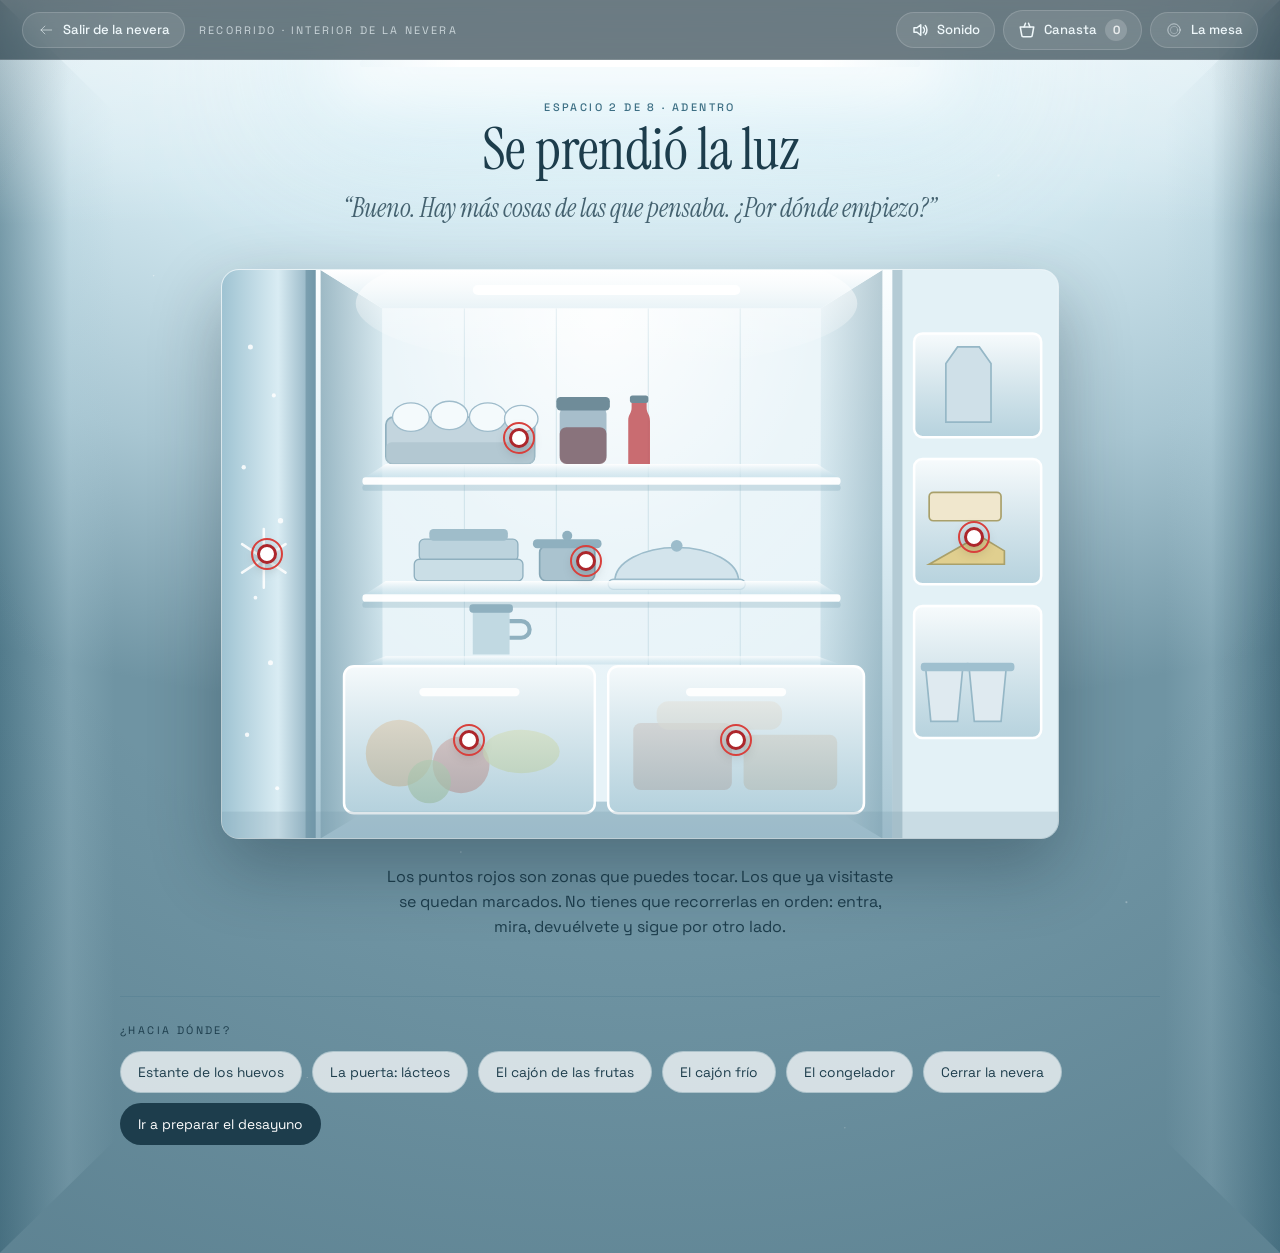
<file: espacios/interior.html>
<!DOCTYPE html>
<html lang="es">
<head>
<meta charset="UTF-8">
<meta name="viewport" content="width=device-width, initial-scale=1">
<title>Interior de la nevera — ¿Qué hay en la nevera?</title>
<meta name="description" content="Espacio 2: el interior general de la nevera. Desde aquí se puede explorar cada compartimento.">
<meta name="theme-color" content="#ad262b">
<link rel="preconnect" href="https://fonts.googleapis.com">
<link rel="preconnect" href="https://fonts.gstatic.com" crossorigin>
<link href="https://fonts.googleapis.com/css2?family=Instrument+Serif:ital@0;1&family=Space+Grotesk:wght@400;500;700&display=swap" rel="stylesheet">
<link rel="stylesheet" href="../css/style.css">
<link rel="icon" href="data:image/svg+xml,<svg xmlns='http://www.w3.org/2000/svg' viewBox='0 0 64 64'><rect x='18' y='4' width='28' height='56' rx='5' fill='%23b3b8be'/><rect x='18' y='26' width='28' height='2' fill='%23474c53'/><rect x='24' y='12' width='3' height='9' rx='1.5' fill='%23474c53'/><rect x='24' y='34' width='3' height='11' rx='1.5' fill='%23474c53'/></svg>">
</head>

<body data-espacio="interior">

<div class="velo" aria-hidden="true"></div>
<a class="saltar-al-contenido" href="#contenido">Saltar al contenido</a>


<main class="escena" id="contenido">

  <span class="escena__luz" aria-hidden="true"></span>
  <span class="escena__pared escena__pared--izq" aria-hidden="true"></span>
  <span class="escena__pared escena__pared--der" aria-hidden="true"></span>
  <span class="escena__escarcha" aria-hidden="true"></span>

  <header class="encabezado">
    <p class="etiqueta aparece">Espacio 2 de 8 · Adentro</p>
    <h1 class="titulo titulo--l encabezado__titulo aparece" data-retraso="1">
      Se prendió la luz
    </h1>
    <p class="pensamiento aparece" data-retraso="2">
      “Bueno. Hay más cosas de las que pensaba. ¿Por dónde empiezo?”
    </p>
  </header>

  <section class="nevera-interior aparece" data-retraso="3"
           aria-label="Compartimentos de la nevera. Cada zona es un enlace.">

    <svg class="interior-svg" viewBox="0 0 1000 680" role="img"
         aria-label="Vista del interior de la nevera: a la izquierda la puerta del congelador, en el centro dos estantes de vidrio y dos cajones, y a la derecha los compartimentos de la puerta.">
      <defs>
        <linearGradient id="gFondo" x1="0" y1="0" x2="0" y2="1">
          <stop offset="0"   stop-color="#fbfeff"/>
          <stop offset=".45" stop-color="#dcedf4"/>
          <stop offset="1"   stop-color="#a8c6d3"/>
        </linearGradient>
        <linearGradient id="gParedIzq" x1="0" y1="0" x2="1" y2="0">
          <stop offset="0" stop-color="#7fa3b2"/>
          <stop offset="1" stop-color="#cde2ea"/>
        </linearGradient>
        <linearGradient id="gParedDer" x1="1" y1="0" x2="0" y2="0">
          <stop offset="0" stop-color="#7fa3b2"/>
          <stop offset="1" stop-color="#cde2ea"/>
        </linearGradient>
        <linearGradient id="gTecho" x1="0" y1="0" x2="0" y2="1">
          <stop offset="0" stop-color="#ffffff"/>
          <stop offset="1" stop-color="#dcecf2"/>
        </linearGradient>
        <linearGradient id="gVidrio" x1="0" y1="0" x2="0" y2="1">
          <stop offset="0" stop-color="#ffffff" stop-opacity=".92"/>
          <stop offset="1" stop-color="#b6d6e3" stop-opacity=".55"/>
        </linearGradient>
        <linearGradient id="gCajon" x1="0" y1="0" x2="0" y2="1">
          <stop offset="0" stop-color="#ffffff" stop-opacity=".72"/>
          <stop offset="1" stop-color="#9cc0cf" stop-opacity=".62"/>
        </linearGradient>
        <linearGradient id="gCongelador" x1="0" y1="0" x2="1" y2="0">
          <stop offset="0"  stop-color="#9fc3d2"/>
          <stop offset=".6" stop-color="#d9ecf3"/>
          <stop offset="1"  stop-color="#87aabb"/>
        </linearGradient>
        <linearGradient id="gLuz" x1="0" y1="0" x2="0" y2="1">
          <stop offset="0" stop-color="#ffffff" stop-opacity=".95"/>
          <stop offset="1" stop-color="#ffffff" stop-opacity="0"/>
        </linearGradient>
        <radialGradient id="gHalo" cx=".5" cy="0" r=".9">
          <stop offset="0"   stop-color="#ffffff" stop-opacity=".9"/>
          <stop offset=".55" stop-color="#ffffff" stop-opacity=".18"/>
          <stop offset="1"   stop-color="#ffffff" stop-opacity="0"/>
        </radialGradient>
        <clipPath id="cCajonIzq"><rect x="146" y="474" width="300" height="176" rx="12"/></clipPath>
        <clipPath id="cCajonDer"><rect x="462" y="474" width="306" height="176" rx="12"/></clipPath>
      </defs>

  
      <rect x="0" y="0" width="1000" height="680" fill="url(#gFondo)"/>

      <polygon points="118,0 192,46 192,636 118,680" fill="url(#gParedIzq)" opacity=".75"/>
      <polygon points="790,0 716,46 716,636 790,680" fill="url(#gParedDer)" opacity=".55"/>
      <polygon points="118,0 790,0 716,46 192,46" fill="url(#gTecho)"/>
      <rect x="192" y="46" width="524" height="590" fill="#e7f3f8"/>
      <rect x="192" y="46" width="524" height="590" fill="url(#gHalo)"/>

  
      <g stroke="#b9d4de" stroke-width="1.4" opacity=".5">
        <line x1="290" y1="46" x2="290" y2="636"/>
        <line x1="400" y1="46" x2="400" y2="636"/>
        <line x1="510" y1="46" x2="510" y2="636"/>
        <line x1="620" y1="46" x2="620" y2="636"/>
      </g>

      
      <rect x="300" y="18" width="320" height="12" rx="6" fill="#ffffff"/>
      <ellipse cx="460" cy="40" rx="300" ry="78" fill="url(#gLuz)" opacity=".85"/>

     
      <g>
        <rect x="196" y="176" width="178" height="56" rx="9" fill="#c3d5de" stroke="#8fb0bf" stroke-width="2"/>
        <g fill="#f4fafc" stroke="#9fbccb" stroke-width="1.6">
          <ellipse cx="226" cy="176" rx="22" ry="17"/>
          <ellipse cx="272" cy="174" rx="22" ry="17"/>
          <ellipse cx="318" cy="176" rx="22" ry="17"/>
          <ellipse cx="358" cy="178" rx="20" ry="16"/>
        </g>
        <rect x="196" y="206" width="178" height="26" rx="7" fill="#aec4ce" opacity=".75"/>
      </g>
      
      <g>
        <rect x="404" y="162" width="56" height="70" rx="10" fill="#9fb9c6" opacity=".9"/>
        <rect x="404" y="188" width="56" height="44" rx="8" fill="#7f5a62" opacity=".75"/>
        <rect x="400" y="152" width="64" height="16" rx="5" fill="#6f8c99"/>
      </g>
     
      <g>
        <path d="M486 232v-52c0-7 4-9 4-15v-10h18v10c0 6 4 8 4 15v52z" fill="#c2545a" opacity=".85"/>
        <rect x="488" y="150" width="22" height="9" rx="3" fill="#6f8c99"/>
      </g>
      
      <polygon points="196,232 712,232 740,250 168,250" fill="url(#gVidrio)"/>
      <rect x="168" y="248" width="572" height="9" rx="4" fill="#ffffff" opacity=".95"/>
      <rect x="168" y="257" width="572" height="7" rx="3" fill="#7fa6b7" opacity=".3"/>

      
      <g>
        <path d="M470 372a74 40 0 0 1 148 0z" fill="#d3e4ec" stroke="#9cbccb" stroke-width="2"/>
        <rect x="462" y="370" width="164" height="12" rx="6" fill="#eaf4f8" stroke="#9cbccb" stroke-width="1.6"/>
        <circle cx="544" cy="330" r="7" fill="#9cbccb"/>
      </g>
   
      <g>
        <rect x="236" y="322" width="118" height="26" rx="6" fill="#bcd3dd" stroke="#8fb0bf" stroke-width="1.6"/>
        <rect x="230" y="346" width="130" height="26" rx="6" fill="#cadee6" stroke="#8fb0bf" stroke-width="1.6"/>
        <rect x="248" y="310" width="94" height="14" rx="5" fill="#9fbdca"/>
      </g>
      
      <g>
        <rect x="380" y="330" width="66" height="42" rx="8" fill="#aac3cf" stroke="#86a7b6" stroke-width="2"/>
        <rect x="372" y="322" width="82" height="11" rx="5" fill="#8fb0bf"/>
        <circle cx="413" cy="318" r="6" fill="#8fb0bf"/>
      </g>
      
      <polygon points="196,372 712,372 740,390 168,390" fill="url(#gVidrio)"/>
      <rect x="168" y="388" width="572" height="9" rx="4" fill="#ffffff" opacity=".95"/>
      <rect x="168" y="397" width="572" height="7" rx="3" fill="#7fa6b7" opacity=".3"/>

      
      <g>
        <path d="M300 460v-52h44v52z" fill="#bdd6e0" opacity=".9"/>
        <path d="M344 420h14a10 10 0 0 1 0 20h-14" fill="none" stroke="#8fb0bf" stroke-width="5"/>
        <rect x="296" y="400" width="52" height="10" rx="4" fill="#8fb0bf"/>
      </g>
      <polygon points="196,462 712,462 740,472 168,472" fill="url(#gVidrio)" opacity=".8"/>

      <g clip-path="url(#cCajonIzq)">
        <rect x="146" y="474" width="300" height="176" fill="#dcedf3"/>
        <circle cx="212" cy="578" r="40" fill="#d99a4e" opacity=".75"/>
        <circle cx="286" cy="592" r="34" fill="#c8543f" opacity=".7"/>
        <ellipse cx="358" cy="576" rx="46" ry="26" fill="#cfd36a" opacity=".7"/>
        <circle cx="248" cy="612" r="26" fill="#8fae5a" opacity=".65"/>
      </g>
  
      <g clip-path="url(#cCajonDer)">
        <rect x="462" y="474" width="306" height="176" fill="#dcedf3"/>
        <rect x="492" y="542" width="118" height="80" rx="9" fill="#b58c7a" opacity=".65"/>
        <rect x="624" y="556" width="112" height="66" rx="9" fill="#c9a77f" opacity=".6"/>
        <rect x="520" y="516" width="150" height="34" rx="14" fill="#d8c2a2" opacity=".6"/>
      </g>
      
      <rect x="146" y="474" width="300" height="176" rx="12" fill="url(#gCajon)" stroke="#ffffff" stroke-width="3"/>
      <rect x="462" y="474" width="306" height="176" rx="12" fill="url(#gCajon)" stroke="#ffffff" stroke-width="3"/>
      <rect x="236" y="500" width="120" height="10" rx="5" fill="#ffffff" opacity=".9"/>
      <rect x="555" y="500" width="120" height="10" rx="5" fill="#ffffff" opacity=".9"/>

     
      <rect x="0" y="0" width="112" height="680" fill="url(#gCongelador)"/>
      <rect x="100" y="0" width="12" height="680" fill="#5c8597" opacity=".5"/>
      <g fill="#ffffff" opacity=".85">
        <circle cx="34" cy="92"  r="3"/><circle cx="62" cy="150" r="2.4"/>
        <circle cx="26" cy="236" r="2.6"/><circle cx="70" cy="300" r="3.2"/>
        <circle cx="40" cy="392" r="2.2"/><circle cx="58" cy="470" r="3"/>
        <circle cx="30" cy="556" r="2.6"/><circle cx="66" cy="620" r="2.4"/>
      </g>
      <g stroke="#ffffff" stroke-width="3" stroke-linecap="round" opacity=".9">
        <path d="M50 310v70M24 328l52 34M76 328l-52 34"/>
      </g>

      <rect x="802" y="0" width="198" height="680" fill="#e3f1f6"/>
      <rect x="802" y="0" width="12" height="680" fill="#5c8597" opacity=".35"/>
    
      <rect x="828" y="76" width="152" height="124" rx="10" fill="url(#gCajon)" stroke="#ffffff" stroke-width="3"/>
      <path d="M866 182v-70l14-20h26l14 20v70z" fill="#cfe0e8" stroke="#95b7c6" stroke-width="2"/>
 
      <rect x="828" y="226" width="152" height="150" rx="10" fill="url(#gCajon)" stroke="#ffffff" stroke-width="3"/>
      <polygon points="846,352 906,318 936,336 936,352" fill="#e0cf8f" stroke="#a9a06a" stroke-width="2"/>
      <rect x="846" y="266" width="86" height="34" rx="5" fill="#f0e7cd" stroke="#a9a06a" stroke-width="2"/>
   
      <rect x="828" y="402" width="152" height="158" rx="10" fill="url(#gCajon)" stroke="#ffffff" stroke-width="3"/>
      <g fill="#dfeaf0" stroke="#95b7c6" stroke-width="2">
        <path d="M848 540l-6-62h44l-6 62z"/>
        <path d="M900 540l-6-62h44l-6 62z"/>
      </g>
      <rect x="836" y="470" width="60" height="10" rx="4" fill="#9fc0cf"/>
      <rect x="888" y="470" width="60" height="10" rx="4" fill="#9fc0cf"/>

  
      <rect x="0" y="648" width="1000" height="32" fill="#6c93a4" opacity=".22"/>
    </svg>


    <a class="hotspot hs--huevos" href="huevos.html" data-destino="huevos" data-sonido="paso">
      <span class="hotspot__area"></span>
      <span class="hotspot__punto"></span>
      <span class="hotspot__nombre">Estante de arriba · hay huevos</span>
    </a>

  
    <a class="hotspot hs--lacteos" href="lacteos.html" data-destino="lacteos" data-sonido="paso">
      <span class="hotspot__area"></span>
      <span class="hotspot__punto"></span>
      <span class="hotspot__nombre">Los estantes de la puerta</span>
    </a>

    
    <a class="hotspot hs--congelador" href="congelador.html" data-destino="congelador" data-sonido="abrir">
      <span class="hotspot__area"></span>
      <span class="hotspot__punto"></span>
      <span class="hotspot__nombre">La otra puerta: el congelador</span>
    </a>

  
    <a class="hotspot hs--frutas" href="frutas.html" data-destino="frutas" data-sonido="paso">
      <span class="hotspot__area"></span>
      <span class="hotspot__punto"></span>
      <span class="hotspot__nombre">Cajón de la izquierda</span>
    </a>

    <a class="hotspot hs--cajon" href="cajon.html" data-destino="cajon" data-sonido="paso">
      <span class="hotspot__area"></span>
      <span class="hotspot__punto"></span>
      <span class="hotspot__nombre">Cajón de la derecha</span>
    </a>

  
    <a class="hotspot hs--sobras" href="cajon.html" data-sonido="paso">
      <span class="hotspot__area"></span>
      <span class="hotspot__punto"></span>
      <span class="hotspot__nombre">Las sobras de anoche… mejor no</span>
    </a>

  </section>

  <p class="texto aparece" data-retraso="4"
     style="text-align:center;max-width:52ch;margin:26px auto 0;color:var(--frio-60)">
    Los puntos rojos son zonas que puedes tocar. Los que ya visitaste se quedan marcados.
    No tienes que recorrerlas en orden: entra, mira, devuélvete y sigue por otro lado.
  </p>


  <nav class="caminos aparece" data-retraso="4" aria-label="Caminos desde el interior">
    <p class="caminos__titulo">¿Hacia dónde?</p>
    <ul class="caminos__lista">
      <li><a class="enlace-camino" href="huevos.html" data-sonido="paso">Estante de los huevos</a></li>
      <li><a class="enlace-camino" href="lacteos.html" data-sonido="paso">La puerta: lácteos</a></li>
      <li><a class="enlace-camino" href="frutas.html" data-sonido="paso">El cajón de las frutas</a></li>
      <li><a class="enlace-camino" href="cajon.html" data-sonido="paso">El cajón frío</a></li>
      <li><a class="enlace-camino" href="congelador.html" data-sonido="abrir">El congelador</a></li>
      <li><a class="enlace-camino" href="../index.html" data-sonido="cerrar">Cerrar la nevera</a></li>
      <li><a class="enlace-camino enlace-camino--fuerte" href="desayuno.html" data-sonido="paso">Ir a preparar el desayuno</a></li>
    </ul>
  </nav>

</main>

<script src="../js/iconos.js"></script>
<script src="../js/audio.js"></script>
<script src="../js/script.js"></script>
</body>
</html>
</file>
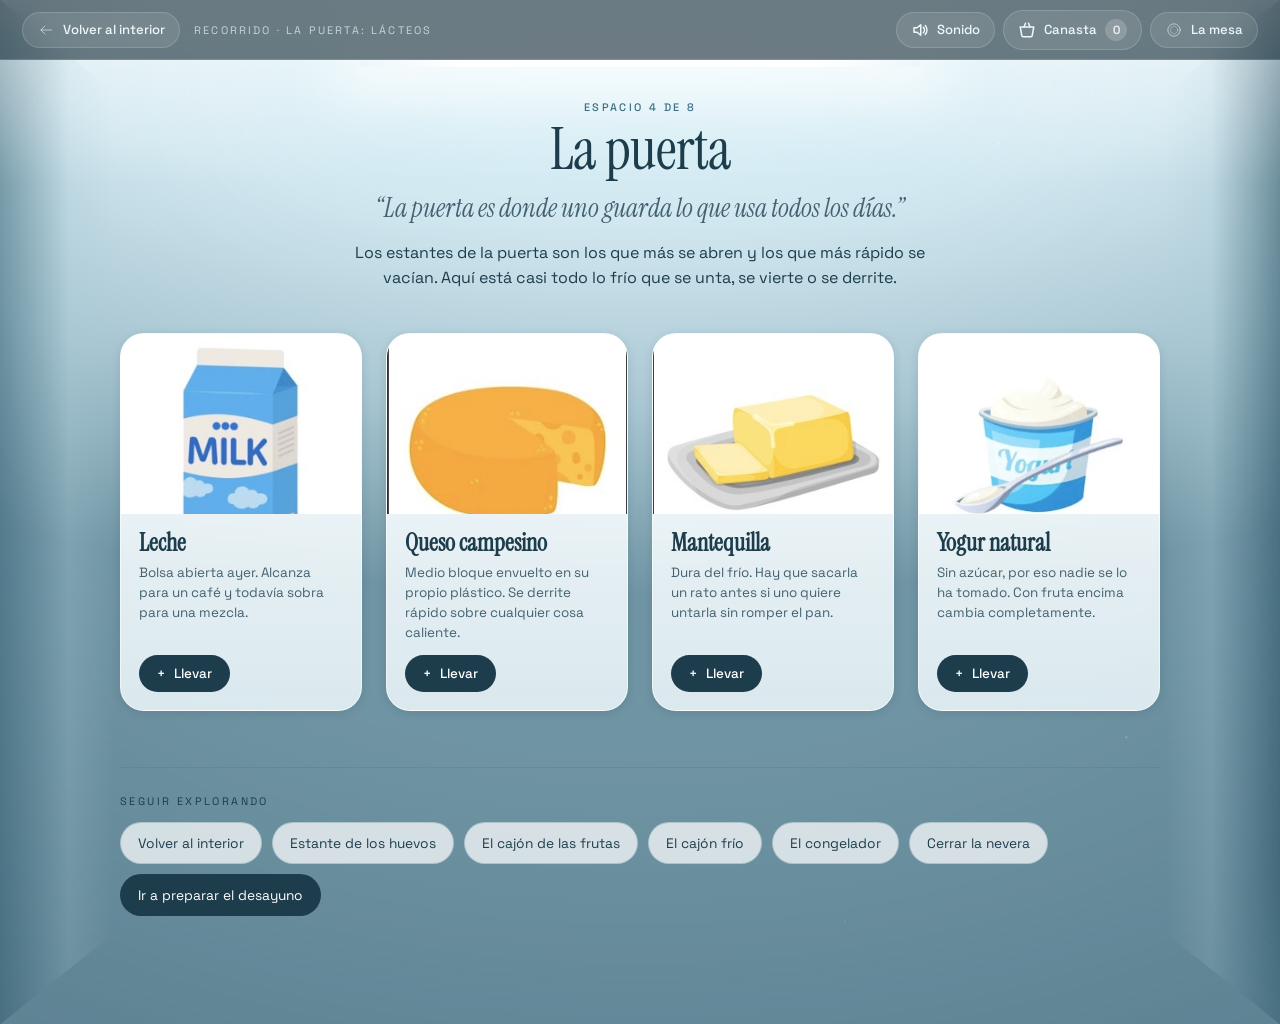
<file: espacios/lacteos.html>
<!DOCTYPE html>
<html lang="es">
<head>
<meta charset="UTF-8">
<meta name="viewport" content="width=device-width, initial-scale=1">
<title>La puerta — ¿Qué hay en la nevera?</title>
<meta name="description" content="Espacio 4: los estantes de la puerta, donde están la leche, el queso y la mantequilla.">
<meta name="theme-color" content="#ad262b">
<link rel="preconnect" href="https://fonts.googleapis.com">
<link rel="preconnect" href="https://fonts.gstatic.com" crossorigin>
<link href="https://fonts.googleapis.com/css2?family=Instrument+Serif:ital@0;1&family=Space+Grotesk:wght@400;500;700&display=swap" rel="stylesheet">
<link rel="stylesheet" href="../css/style.css">
<link rel="icon" href="data:image/svg+xml,<svg xmlns='http://www.w3.org/2000/svg' viewBox='0 0 64 64'><rect x='18' y='4' width='28' height='56' rx='5' fill='%23b3b8be'/><rect x='18' y='26' width='28' height='2' fill='%23474c53'/><rect x='24' y='12' width='3' height='9' rx='1.5' fill='%23474c53'/><rect x='24' y='34' width='3' height='11' rx='1.5' fill='%23474c53'/></svg>">
</head>

<body data-espacio="lacteos">

<div class="velo" aria-hidden="true"></div>
<a class="saltar-al-contenido" href="#contenido">Saltar al contenido</a>


<main class="escena" id="contenido">

  <span class="escena__luz" aria-hidden="true"></span>
  <span class="escena__pared escena__pared--izq" aria-hidden="true"></span>
  <span class="escena__pared escena__pared--der" aria-hidden="true"></span>
  <span class="escena__escarcha" aria-hidden="true"></span>

  <header class="encabezado">
    <p class="etiqueta aparece">Espacio 4 de 8</p>
    <h1 class="titulo titulo--l encabezado__titulo aparece" data-retraso="1">La puerta</h1>
    <p class="pensamiento aparece" data-retraso="2">“La puerta es donde uno guarda lo que usa todos los días.”</p>
    <p class="texto aparece" data-retraso="2" style="margin-top:14px;color:var(--frio-60)">Los estantes de la puerta son los que más se abren y los que más rápido se vacían. Aquí está casi todo lo frío que se unta, se vierte o se derrite.</p>
  </header>



  <section class="rejilla aparece" data-retraso="3" aria-label="Ingredientes de este espacio">

        <article class="tarjeta" data-ingrediente="leche" data-tomado="no">
          <div class="tarjeta__medio">
            <img class="tarjeta__foto"
                 src="../img/ingredientes/leche Chico.jpeg"
                 data-icono="leche"
                 alt="Leche"
                 loading="lazy" width="400" height="300">
          </div>
          <div class="tarjeta__cuerpo">
            <h3 class="tarjeta__nombre">Leche</h3>
            <p class="tarjeta__dato">Bolsa abierta ayer. Alcanza para un café y todavía sobra para una mezcla.</p>
            <button class="tarjeta__tomar" type="button" aria-pressed="false">
              <span class="mas">+</span><span class="texto-tomar">Llevar</span>
            </button>
          </div>
        </article>

        <article class="tarjeta" data-ingrediente="queso" data-tomado="no">
          <div class="tarjeta__medio">
            <img class="tarjeta__foto"
                 src="../img/ingredientes/queso campesino Chico.jpeg"
                 data-icono="queso"
                 alt="Queso campesino"
                 loading="lazy" width="400" height="300">
          </div>
          <div class="tarjeta__cuerpo">
            <h3 class="tarjeta__nombre">Queso campesino</h3>
            <p class="tarjeta__dato">Medio bloque envuelto en su propio plástico. Se derrite rápido sobre cualquier cosa caliente.</p>
            <button class="tarjeta__tomar" type="button" aria-pressed="false">
              <span class="mas">+</span><span class="texto-tomar">Llevar</span>
            </button>
          </div>
        </article>

        <article class="tarjeta" data-ingrediente="mantequilla" data-tomado="no">
          <div class="tarjeta__medio">
            <img class="tarjeta__foto"
                 src="../img/ingredientes/mantequilla Chico.jpeg"
                 data-icono="mantequilla"
                 alt="Mantequilla"
                 loading="lazy" width="400" height="300">
          </div>
          <div class="tarjeta__cuerpo">
            <h3 class="tarjeta__nombre">Mantequilla</h3>
            <p class="tarjeta__dato">Dura del frío. Hay que sacarla un rato antes si uno quiere untarla sin romper el pan.</p>
            <button class="tarjeta__tomar" type="button" aria-pressed="false">
              <span class="mas">+</span><span class="texto-tomar">Llevar</span>
            </button>
          </div>
        </article>

        <article class="tarjeta" data-ingrediente="yogur" data-tomado="no">
          <div class="tarjeta__medio">
            <img class="tarjeta__foto"
                 src="../img/ingredientes/yogurt natural Chico.jpeg"
                 data-icono="yogur"
                 alt="Yogur natural"
                 loading="lazy" width="400" height="300">
          </div>
          <div class="tarjeta__cuerpo">
            <h3 class="tarjeta__nombre">Yogur natural</h3>
            <p class="tarjeta__dato">Sin azúcar, por eso nadie se lo ha tomado. Con fruta encima cambia completamente.</p>
            <button class="tarjeta__tomar" type="button" aria-pressed="false">
              <span class="mas">+</span><span class="texto-tomar">Llevar</span>
            </button>
          </div>
        </article>

  </section>

  <nav class="caminos aparece" data-retraso="4" aria-label="Caminos desde este espacio">
    <p class="caminos__titulo">Seguir explorando</p>
    <ul class="caminos__lista">
      <li><a class="enlace-camino" href="interior.html" data-sonido="paso">Volver al interior</a></li>
      <li><a class="enlace-camino" href="huevos.html" data-sonido="paso">Estante de los huevos</a></li>
      <li><a class="enlace-camino" href="frutas.html" data-sonido="paso">El cajón de las frutas</a></li>
      <li><a class="enlace-camino" href="cajon.html" data-sonido="paso">El cajón frío</a></li>
      <li><a class="enlace-camino" href="congelador.html" data-sonido="abrir">El congelador</a></li>
      <li><a class="enlace-camino" href="../index.html" data-sonido="cerrar">Cerrar la nevera</a></li>
      <li><a class="enlace-camino enlace-camino--fuerte" href="desayuno.html" data-sonido="paso">Ir a preparar el desayuno</a></li>
    </ul>
  </nav>

</main>

<script src="../js/iconos.js"></script>
<script src="../js/audio.js"></script>
<script src="../js/script.js"></script>
</body>
</html>
</file>
<file: css/style.css>
:root {

  --acero-00: #f1f3f4;
  --acero-10: #d6d9dd;
  --acero-20: #b3b8be;
  --acero-30: #8d939b;
  --acero-40: #6a7078;
  --acero-50: #474c53;
  --acero-60: #2b2f35;


  --rojo: #ad262b;
  --rojo-vivo: #d8403c;
  --rojo-oscuro: #7d1a1f;

  
  --frio-00: #ffffff;
  --frio-10: #eaf5f9;
  --frio-20: #cfe6ef;
  --frio-30: #a6cddb;
  --frio-40: #6fa6ba;
  --frio-50: #3d6f84;
  --frio-60: #1d3d4c;

 
  --pared: #ece7e2;
  --pared-sombra: #d6cfc8;
  --piso: #e4e2de;

  --tinta: #14212a;
  --tinta-suave: #44616f;

  --radio-s: 6px;
  --radio-m: 14px;
  --radio-l: 24px;

  --sombra-baja: 0 2px 10px rgba(20, 45, 60, .12);
  --sombra-media: 0 12px 34px rgba(20, 45, 60, .20);
  --sombra-alta: 0 28px 70px rgba(12, 30, 42, .32);

  --ui: "Space Grotesk", "Helvetica Neue", Arial, sans-serif;
  --display: "Instrument Serif", Georgia, "Times New Roman", serif;

  --borde-vidrio: 1px solid rgba(255, 255, 255, .55);
  --vidrio: rgba(255, 255, 255, .42);

  --t-rapida: 180ms cubic-bezier(.22, .61, .36, 1);
  --t-media: 420ms cubic-bezier(.22, .61, .36, 1);
  --t-lenta: 900ms cubic-bezier(.65, .02, .25, 1);

  --hud-alto: 60px;
}

*,
*::before,
*::after { box-sizing: border-box; }

html, body {
  margin: 0;
  padding: 0;
  min-height: 100%;
}

html { scroll-behavior: smooth; }

body {
  font-family: var(--ui);
  color: var(--tinta);
  background: var(--frio-60);
  -webkit-font-smoothing: antialiased;
  text-rendering: optimizeLegibility;
  overflow-x: hidden;
}

img { max-width: 100%; display: block; }

a { color: inherit; }

button {
  font: inherit;
  color: inherit;
  border: 0;
  background: none;
  cursor: pointer;
}

:focus-visible {
  outline: 3px solid var(--rojo-vivo);
  outline-offset: 3px;
  border-radius: 4px;
}


.titulo {
  font-family: var(--display);
  font-weight: 400;
  line-height: .98;
  letter-spacing: -.01em;
  margin: 0;
}

.titulo--xl  { font-size: clamp(2.6rem, 8vw, 5.6rem); }
.titulo--l   { font-size: clamp(2rem, 5.6vw, 3.6rem); }
.titulo--m   { font-size: clamp(1.5rem, 3.6vw, 2.3rem); }

.pensamiento {
  font-family: var(--display);
  font-style: italic;
  font-size: clamp(1.1rem, 2.6vw, 1.6rem);
  line-height: 1.35;
  color: var(--tinta-suave);
  margin: 0;
}

.etiqueta {
  font-size: .68rem;
  letter-spacing: .22em;
  text-transform: uppercase;
  font-weight: 500;
  opacity: .62;
  margin: 0;
}

.texto { font-size: 1rem; line-height: 1.55; margin: 0; }
.texto--pequeno { font-size: .86rem; line-height: 1.5; }

.solo-lectores {
  position: absolute !important;
  width: 1px; height: 1px;
  padding: 0; margin: -1px;
  overflow: hidden;
  clip: rect(0 0 0 0);
  white-space: nowrap;
  border: 0;
}

.saltar-al-contenido {
  position: fixed;
  top: -200px; left: 12px;
  z-index: 999;
  background: var(--rojo);
  color: #fff;
  padding: 10px 16px;
  border-radius: var(--radio-s);
  transition: top var(--t-rapida);
}
.saltar-al-contenido:focus { top: 12px; }


.velo {
  position: fixed;
  inset: 0;
  z-index: 400;
  pointer-events: none;
  background: radial-gradient(120% 90% at 50% 40%, var(--frio-00) 0%, var(--frio-20) 45%, var(--frio-50) 100%);
  opacity: 1;
  transition: opacity 520ms ease;
}
body.cargado .velo { opacity: 0; }
body.saliendo .velo { opacity: 1; pointer-events: all; transition: opacity 320ms ease; }

.aparece {
  opacity: 0;
  transform: translateY(16px);
  transition: opacity 620ms ease, transform 620ms cubic-bezier(.22, .61, .36, 1);
}
body.cargado .aparece { opacity: 1; transform: none; }
body.cargado .aparece[data-retraso="1"] { transition-delay: 120ms; }
body.cargado .aparece[data-retraso="2"] { transition-delay: 240ms; }
body.cargado .aparece[data-retraso="3"] { transition-delay: 360ms; }
body.cargado .aparece[data-retraso="4"] { transition-delay: 480ms; }


.hud {
  position: fixed;
  top: 0; left: 0; right: 0;
  height: var(--hud-alto);
  z-index: 300;
  display: flex;
  align-items: center;
  gap: 10px;
  padding: 0 clamp(10px, 2.5vw, 22px);
  background: rgba(12, 32, 42, .58);
  backdrop-filter: blur(14px) saturate(1.3);
  -webkit-backdrop-filter: blur(14px) saturate(1.3);
  border-bottom: 1px solid rgba(255, 255, 255, .14);
  color: #eef7fa;
}

.hud__volver,
.hud__boton {
  display: inline-flex;
  align-items: center;
  gap: 8px;
  padding: 8px 14px;
  border-radius: 999px;
  font-size: .82rem;
  font-weight: 500;
  text-decoration: none;
  background: rgba(255, 255, 255, .09);
  border: 1px solid rgba(255, 255, 255, .16);
  transition: background var(--t-rapida), transform var(--t-rapida), border-color var(--t-rapida);
  white-space: nowrap;
}
.hud__volver:hover,
.hud__boton:hover {
  background: rgba(255, 255, 255, .2);
  border-color: rgba(255, 255, 255, .35);
  transform: translateY(-1px);
}

.hud__volver svg,
.hud__boton svg {
  width: 18px;
  height: 18px;
  flex: 0 0 auto;
}

.hud__ruta {
  font-size: .68rem;
  letter-spacing: .2em;
  text-transform: uppercase;
  opacity: .72;
  margin-left: 4px;
  overflow: hidden;
  text-overflow: ellipsis;
  white-space: nowrap;
}

.hud__derecha {
  margin-left: auto;
  display: flex;
  align-items: center;
  gap: 8px;
}

.hud__contador {
  display: inline-grid;
  place-items: center;
  min-width: 22px;
  height: 22px;
  padding: 0 7px;
  border-radius: 999px;
  background: var(--rojo-vivo);
  color: #fff;
  font-size: .74rem;
  font-weight: 700;
  font-variant-numeric: tabular-nums;
}
.hud__contador[data-vacio="si"] { background: rgba(255, 255, 255, .18); color: rgba(255,255,255,.8); }

.hud__sonido .onda { transition: opacity var(--t-rapida); }
body.sin-sonido .hud__sonido .onda { opacity: .18; }
body.sin-sonido .hud__sonido .tachado { opacity: 1; }
.hud__sonido .tachado { opacity: 0; transition: opacity var(--t-rapida); }


.inventario {
  position: fixed;
  top: 0; right: 0;
  z-index: 350;
  width: min(380px, 92vw);
  height: 100dvh;
  padding: calc(var(--hud-alto) + 18px) 22px 24px;
  background: linear-gradient(180deg, #f7fcfd 0%, #e3eff4 100%);
  box-shadow: var(--sombra-alta);
  transform: translateX(104%);
  transition: transform var(--t-media);
  display: flex;
  flex-direction: column;
  gap: 14px;
  overflow-y: auto;
}
body.inventario-abierto .inventario { transform: none; }

.inventario__cerrar {
  position: absolute;
  top: calc(var(--hud-alto) + 14px);
  right: 18px;
  width: 34px; height: 34px;
  border-radius: 50%;
  display: grid;
  place-items: center;
  background: rgba(20, 60, 78, .08);
}
.inventario__cerrar:hover { background: rgba(20, 60, 78, .18); }

.inventario__lista {
  list-style: none;
  margin: 0; padding: 0;
  display: flex;
  flex-direction: column;
  gap: 8px;
}

.inventario__item {
  display: flex;
  align-items: center;
  gap: 12px;
  padding: 9px 10px;
  border-radius: var(--radio-m);
  background: #fff;
  border: 1px solid rgba(60, 110, 130, .14);
  box-shadow: var(--sombra-baja);
}
.inventario__item svg { width: 30px; height: 30px; flex: 0 0 auto; color: var(--frio-50); }
.inventario__item b { font-weight: 500; font-size: .92rem; }
.inventario__item small { display: block; font-size: .72rem; opacity: .6; }
.inventario__quitar {
  margin-left: auto;
  font-size: .72rem;
  color: var(--rojo);
  text-decoration: underline;
  text-underline-offset: 3px;
}

.inventario__vacio {
  padding: 18px;
  border-radius: var(--radio-m);
  border: 1px dashed rgba(60, 110, 130, .35);
  color: var(--tinta-suave);
  font-size: .9rem;
  line-height: 1.5;
}


.avisos {
  position: fixed;
  left: 50%;
  bottom: 26px;
  transform: translateX(-50%);
  z-index: 380;
  display: flex;
  flex-direction: column;
  gap: 8px;
  align-items: center;
  pointer-events: none;
  width: min(520px, 92vw);
}

.aviso {
  padding: 11px 18px;
  border-radius: 999px;
  background: rgba(14, 36, 46, .92);
  color: #eaf6fa;
  font-size: .86rem;
  box-shadow: var(--sombra-media);
  backdrop-filter: blur(8px);
  animation: aviso-entra 320ms cubic-bezier(.22,.61,.36,1);
  text-align: center;
}
.aviso--rojo { background: var(--rojo); }
.aviso.saliendo { animation: aviso-sale 300ms forwards; }

@keyframes aviso-entra {
  from { opacity: 0; transform: translateY(14px) scale(.96); }
  to   { opacity: 1; transform: none; }
}
@keyframes aviso-sale {
  to { opacity: 0; transform: translateY(10px) scale(.97); }
}


.cocina {
  position: relative;
  min-height: 100dvh;
  padding: calc(var(--hud-alto) + 10px) 0 0;
  overflow: hidden;
  background:
    radial-gradient(90% 60% at 18% 8%, rgba(255, 252, 245, .95) 0%, rgba(236, 231, 226, 0) 60%),
    linear-gradient(170deg, var(--pared) 0%, var(--pared) 62%, var(--pared-sombra) 100%);
  display: grid;
  grid-template-columns: 1.05fr .95fr;
  align-items: center;
  gap: clamp(10px, 3vw, 50px);
}


.mueble-rojo {
  width: 112%;
  margin-left: 4%;
  height: clamp(42px, 6.5vh, 84px);
  background: linear-gradient(177deg, var(--rojo-vivo) 0%, var(--rojo) 42%, var(--rojo-oscuro) 100%);
  box-shadow: 0 14px 30px rgba(90, 15, 20, .3), inset 0 -3px 0 rgba(0, 0, 0, .22);
  border-radius: 3px 3px 2px 2px;
  position: relative;
  flex: 0 0 auto;
}
.mueble-rojo::after {
  content: "";
  position: absolute;
  inset: 0;
  border-radius: inherit;
  background: linear-gradient(100deg, rgba(255,255,255,.3) 0%, rgba(255,255,255,0) 28%, rgba(255,255,255,.14) 54%, rgba(255,255,255,0) 70%);
}

.cocina__piso {
  position: absolute;
  left: 0; right: 0; bottom: 0;
  height: 12%;
  opacity: .9;
  background:
    linear-gradient(180deg, rgba(0,0,0,.08) 0%, rgba(0,0,0,0) 22%),
    repeating-linear-gradient(90deg, rgba(0,0,0,.028) 0 1px, rgba(0,0,0,0) 1px 86px),
    linear-gradient(180deg, #ded9d3 0%, var(--piso) 100%);
}


.intro {
  position: relative;
  z-index: 3;
  padding: clamp(16px, 3vw, 40px);
  padding-left: clamp(20px, 5vw, 76px);
  max-width: 44ch;
}
.intro .etiqueta { color: var(--rojo); opacity: 1; }
.intro__titulo { margin: 10px 0 16px; color: var(--tinta); }
.intro__parrafos { display: flex; flex-direction: column; gap: 12px; margin-bottom: 26px; }

.boton-principal {
  display: inline-flex;
  align-items: center;
  gap: 12px;
  padding: 15px 26px;
  border-radius: 999px;
  background: var(--tinta);
  color: #fff;
  font-weight: 500;
  font-size: 1rem;
  text-decoration: none;
  box-shadow: var(--sombra-media);
  transition: transform var(--t-rapida), box-shadow var(--t-rapida), background var(--t-rapida);
}
.boton-principal:hover {
  transform: translateY(-2px);
  background: var(--rojo);
  box-shadow: 0 16px 36px rgba(173, 38, 43, .36);
}
.boton-principal .flecha { transition: transform var(--t-rapida); }
.boton-principal:hover .flecha { transform: translateX(5px); }

.pista {
  margin-top: 18px;
  font-size: .78rem;
  color: var(--tinta-suave);
  line-height: 1.6;
}
.pista a { color: var(--rojo); text-underline-offset: 3px; }


.nevera-marco {
  position: relative;
  z-index: 2;
  display: grid;
  place-items: center;
  padding: clamp(14px, 3vh, 40px) 0 clamp(22px, 4vh, 54px);
  perspective: 1600px;
}

.nevera-conjunto {
  display: flex;
  flex-direction: column;
  align-items: center;
  
  width: min(420px, 82%, calc((100dvh - 300px) * 0.543));
  transform-style: preserve-3d;
}

.nevera {
  position: relative;
  width: 100%;
  margin-top: clamp(6px, 1vh, 14px);
  aspect-ratio: 310 / 571;  
  transform-style: preserve-3d;
  filter: drop-shadow(0 34px 44px rgba(40, 30, 25, .34));
}


.nevera__hueco {
  position: absolute;
  inset: 0;
  border-radius: 10px 10px 6px 6px;
  background:
    radial-gradient(90% 70% at 50% 25%, #ffffff 0%, #dff0f6 32%, #9dc0cd 66%, #3f6475 100%);
  box-shadow: inset 0 0 70px rgba(10, 40, 55, .55);
  opacity: 0;
  transition: opacity 500ms ease 240ms;
}
body.abriendo .nevera__hueco { opacity: 1; }


.acero {
  background-image:
    repeating-linear-gradient(90deg, rgba(255,255,255,.085) 0 1px, rgba(0,0,0,.038) 1px 3px),
    linear-gradient(97deg,
      #878d95 0%, #c9cdd1 11%, #9ba1a8 23%, #bcc1c6 36%,
      #878d95 50%, #b4b9bf 64%, #8f959d 78%, #c2c6cb 90%, #7c828a 100%);
  background-blend-mode: overlay, normal;
}
.acero::after {
  content: "";
  position: absolute;
  inset: 0;
  pointer-events: none;
  background:
    radial-gradient(42% 30% at 72% 22%, rgba(255,255,255,.3), rgba(255,255,255,0) 70%),
    radial-gradient(30% 22% at 24% 64%, rgba(0,0,0,.09), rgba(0,0,0,0) 70%),
    radial-gradient(18% 10% at 56% 46%, rgba(0,0,0,.07), rgba(0,0,0,0) 70%);
  mix-blend-mode: soft-light;
}

.nevera__puerta {
  position: absolute;
  top: 0; bottom: 0;
  border-radius: 8px;
  transition: transform var(--t-lenta), box-shadow var(--t-lenta);
  backface-visibility: hidden;
  box-shadow: inset 0 2px 0 rgba(255,255,255,.5), inset 0 -2px 0 rgba(0,0,0,.2);
}
.nevera__puerta--izq {          
  left: 0;
  width: 40.3%;
  transform-origin: left center;
}
.nevera__puerta--der {          
  right: 0;
  width: 59.7%;
  transform-origin: right center;
}
body.abriendo .nevera__puerta--izq { transform: rotateY(-72deg); }
body.abriendo .nevera__puerta--der { transform: rotateY(68deg); }
body.abriendo-derecha .nevera__puerta--der { transform: rotateY(74deg); }
body.abriendo-izquierda .nevera__puerta--izq { transform: rotateY(-78deg); }


.manija {
  position: absolute;
  top: 10%;
  height: 61%;
  width: 11px;
  border-radius: 999px;
  background: linear-gradient(90deg, #6d737b 0%, #c9ced3 26%, #f4f6f7 44%, #b0b6bc 62%, #6a7079 100%);
  box-shadow: 0 3px 9px rgba(0,0,0,.34), inset 0 1px 0 rgba(255,255,255,.7);
}
.manija::before,
.manija::after {
  content: "";
  position: absolute;
  left: -4px;
  width: 19px; height: 9px;
  border-radius: 3px;
  background: linear-gradient(180deg, #b7bcc2, #767c84);
  box-shadow: 0 2px 5px rgba(0,0,0,.3);
}
.manija::before { top: -3px; }
.manija::after  { bottom: -3px; }
.manija--izq { right: 6%; }
.manija--der { left: 3%; }

.dispensador {
  position: absolute;
  top: 30.3%;            
  left: 20.8%;
  width: 53.6%;
  height: 20.7%;
  border-radius: 7px;
  background: linear-gradient(180deg, #6d737b 0%, #4a5058 22%, #30353b 100%);
  box-shadow: inset 0 3px 9px rgba(0,0,0,.6), 0 1px 0 rgba(255,255,255,.4);
  padding: 7%;
  display: flex;
  flex-direction: column;
  gap: 6%;
  transition: box-shadow var(--t-rapida);
}
.dispensador:hover { box-shadow: inset 0 3px 9px rgba(0,0,0,.6), 0 0 0 3px rgba(216,64,60,.55); }
.dispensador__pantalla {
  height: 22%;
  border-radius: 3px;
  background: linear-gradient(180deg, #1d2a30, #0c1418);
  box-shadow: inset 0 0 8px rgba(0,0,0,.9);
  display: grid;
  place-items: center;
  font-family: var(--ui);
  font-size: clamp(.42rem, 1.1vw, .6rem);
  letter-spacing: .18em;
  color: #7fe3c6;
  text-shadow: 0 0 7px rgba(127, 227, 198, .8);
}
.dispensador__hueco {
  flex: 1;
  border-radius: 4px;
  background: radial-gradient(70% 90% at 50% 10%, #11161a 0%, #05080a 100%);
  box-shadow: inset 0 6px 16px rgba(0,0,0,.95);
  position: relative;
}
.dispensador__hueco::after {
  content: "";
  position: absolute;
  top: 8%; left: 50%;
  transform: translateX(-50%);
  width: 14%; height: 16%;
  border-radius: 0 0 50% 50%;
  background: linear-gradient(180deg, #8f959c, #555b62);
}

.nevera__placa {
  position: absolute;
  top: 3.5%;
  right: 9%;
  width: 34px; height: 13px;
  border-radius: 999px;
  background: linear-gradient(180deg, rgba(255,255,255,.5), rgba(255,255,255,.08));
  border: 1px solid rgba(255,255,255,.35);
  opacity: .5;
}


.nevera__patas {
  position: absolute;
  left: 4%; right: 4%;
  bottom: -11px;
  height: 11px;
  display: flex;
  justify-content: space-between;
}
.nevera.con-foto .nevera__patas { display: none; }
.nevera__patas i {
  width: 22px; height: 11px;
  background: linear-gradient(180deg, #5d636b, #2c3137);
  border-radius: 0 0 4px 4px;
}


.nevera__foto {
  position: absolute;
  inset: 0;
  width: 100%; height: 100%;
  object-fit: cover;
  border-radius: 8px;
  z-index: 4;
  transition: opacity var(--t-lenta);
}
.nevera__foto[hidden] { display: none; }
body.abriendo .nevera__foto { opacity: 0; }



.escena {
  position: relative;
  min-height: 100dvh;
  padding: calc(var(--hud-alto) + clamp(18px, 4vw, 40px)) clamp(14px, 4vw, 48px) clamp(90px, 12vh, 130px);
  overflow: hidden;
  isolation: isolate;
}

.escena::before {
  content: "";
  position: absolute;
  inset: 0;
  z-index: -2;
  background:
    radial-gradient(120% 70% at 50% -12%, #ffffff 0%, #f0fafd 20%, #d2e8f0 48%, #a8c6d2 74%, #6f94a3 100%);
}

.escena::after {
  content: "";
  position: absolute;
  inset: 0;
  z-index: -1;
  pointer-events: none;
  background:
    radial-gradient(130% 110% at 50% 30%, rgba(255,255,255,0) 40%, rgba(22, 60, 78, .34) 100%),
    linear-gradient(180deg, rgba(255,255,255,.5) 0%, rgba(255,255,255,0) 18%);
}

.escena__pared {
  position: absolute;
  top: 0; bottom: 0;
  width: clamp(40px, 9vw, 130px);
  z-index: -1;
  pointer-events: none;
}
.escena__pared--izq {
  left: 0;
  background: linear-gradient(90deg, rgba(60,104,122,.55) 0%, rgba(173,205,217,.25) 60%, rgba(255,255,255,0) 100%);
  clip-path: polygon(0 0, 100% 9%, 100% 91%, 0 100%);
}
.escena__pared--der {
  right: 0;
  background: linear-gradient(270deg, rgba(60,104,122,.55) 0%, rgba(173,205,217,.25) 60%, rgba(255,255,255,0) 100%);
  clip-path: polygon(100% 0, 0 9%, 0 91%, 100% 100%);
}

.escena__luz {
  position: absolute;
  top: var(--hud-alto); left: 50%;
  transform: translateX(-50%);
  width: min(62%, 560px);
  height: 7px;
  border-radius: 999px;
  background: linear-gradient(90deg, rgba(255,255,255,0), #ffffff 18%, #ffffff 82%, rgba(255,255,255,0));
  box-shadow: 0 0 60px 26px rgba(255, 255, 255, .85), 0 0 140px 60px rgba(190, 232, 245, .6);
  z-index: -1;
  animation: parpadeo-led 7s ease-in-out infinite;
}
@keyframes parpadeo-led {
  0%, 92%, 100% { opacity: 1; }
  93%  { opacity: .55; }
  95%  { opacity: 1; }
  96.5%{ opacity: .7; }
}

.escena__escarcha {
  position: absolute;
  inset: 0;
  z-index: -1;
  pointer-events: none;
  opacity: .5;
  background-image:
    radial-gradient(2px 2px at 12% 22%, rgba(255,255,255,.9), transparent 60%),
    radial-gradient(3px 3px at 78% 14%, rgba(255,255,255,.75), transparent 60%),
    radial-gradient(2px 2px at 36% 68%, rgba(255,255,255,.7), transparent 60%),
    radial-gradient(2.5px 2.5px at 88% 72%, rgba(255,255,255,.8), transparent 60%),
    radial-gradient(2px 2px at 58% 40%, rgba(255,255,255,.6), transparent 60%),
    radial-gradient(1.5px 1.5px at 24% 86%, rgba(255,255,255,.7), transparent 60%),
    radial-gradient(2px 2px at 66% 90%, rgba(255,255,255,.55), transparent 60%);
}

.encabezado {
  max-width: 62ch;
  margin: 0 auto clamp(20px, 4vw, 42px);
  text-align: center;
}
.encabezado .etiqueta { color: var(--frio-50); }
.encabezado__titulo { margin: 8px 0 14px; color: var(--frio-60); }


.nevera-interior {
  position: relative;
  width: min(940px, 100%, calc((100dvh - 330px) * 1.47));
  margin: 0 auto;
  border-radius: 18px;
  border: var(--borde-vidrio);
  box-shadow: var(--sombra-alta), inset 0 0 90px rgba(255,255,255,.7);
  overflow: hidden;
  line-height: 0;
}
.interior-svg {
  display: block;
  width: 100%;
  height: auto;
}

.estante {
  position: absolute;
  left: 7%;
  right: 23%;
  height: 7px;
  border-radius: 4px;
  background: linear-gradient(180deg, rgba(255,255,255,.95), rgba(176,214,228,.55));
  box-shadow: 0 10px 26px rgba(22, 62, 80, .22), 0 1px 0 rgba(255,255,255,.95);
}
.estante--1 { top: 27%; }
.estante--2 { top: 48%; }
.estante--3 { top: 68%; }


.puerta-estantes {
  position: absolute;
  top: 6%;
  right: 3.5%;
  bottom: 6%;
  width: 17%;
  border-radius: 10px;
  background: linear-gradient(180deg, rgba(255,255,255,.5), rgba(160,197,211,.35));
  border: var(--borde-vidrio);
  display: flex;
  flex-direction: column;
  gap: 9%;
  padding: 8% 6%;
}
.puerta-estantes i {
  flex: 1;
  border-radius: 5px;
  background: linear-gradient(180deg, rgba(255,255,255,.75), rgba(190,222,233,.4));
  box-shadow: inset 0 2px 5px rgba(255,255,255,.9), 0 4px 10px rgba(22,62,80,.14);
}

/* Cajones inferiores */
.cajones {
  position: absolute;
  left: 7%;
  right: 23%;
  bottom: 4%;
  height: 22%;
  display: flex;
  gap: 2.5%;
}
.cajon-visual {
  flex: 1;
  border-radius: 9px;
  background: linear-gradient(180deg, rgba(255,255,255,.62), rgba(150,192,208,.45));
  border: var(--borde-vidrio);
  box-shadow: inset 0 3px 10px rgba(255,255,255,.8), 0 8px 18px rgba(22,62,80,.18);
  position: relative;
}
.cajon-visual::after {
  content: "";
  position: absolute;
  top: 16%; left: 28%; right: 28%;
  height: 5px;
  border-radius: 999px;
  background: rgba(255,255,255,.85);
  box-shadow: 0 1px 3px rgba(22,62,80,.3);
}


.hotspot {
  position: absolute;
  z-index: 6;
  display: block;
  text-decoration: none;
  border-radius: 14px;
  transition: transform var(--t-rapida);
}
.hotspot:hover,
.hotspot:focus-visible { transform: scale(1.04); z-index: 9; }


.hotspot__area {
  position: absolute;
  inset: 0;
  border-radius: 14px;
  border: 2px dashed rgba(255, 255, 255, 0);
  background: rgba(255, 255, 255, 0);
  transition: background var(--t-rapida), border-color var(--t-rapida), box-shadow var(--t-rapida);
}
.hotspot:hover .hotspot__area,
.hotspot:focus-visible .hotspot__area {
  background: rgba(255, 255, 255, .34);
  border-color: rgba(255, 255, 255, .95);
  box-shadow: 0 0 0 4px rgba(173, 38, 43, .18), 0 14px 34px rgba(20, 60, 78, .2);
}


.hotspot__punto {
  position: absolute;
  top: 50%; left: 50%;
  transform: translate(-50%, -50%);
  width: 20px; height: 20px;
  border-radius: 50%;
  background: #fff;
  border: 3px solid var(--rojo);
  box-shadow: 0 4px 14px rgba(0,0,0,.28);
}
.hotspot__punto::after {
  content: "";
  position: absolute;
  inset: -9px;
  border-radius: 50%;
  border: 2px solid var(--rojo-vivo);
  animation: pulso 2.1s ease-out infinite;
}
@keyframes pulso {
  0%   { transform: scale(.65); opacity: .9; }
  70%  { transform: scale(1.55); opacity: 0; }
  100% { transform: scale(1.55); opacity: 0; }
}
.hotspot:nth-of-type(2) .hotspot__punto::after { animation-delay: .35s; }
.hotspot:nth-of-type(3) .hotspot__punto::after { animation-delay: .7s; }
.hotspot:nth-of-type(4) .hotspot__punto::after { animation-delay: 1.05s; }
.hotspot:nth-of-type(5) .hotspot__punto::after { animation-delay: 1.4s; }


.hotspot__nombre {
  position: absolute;
  left: 50%;
  top: calc(50% + 22px);
  transform: translate(-50%, 6px);
  padding: 7px 14px;
  border-radius: 999px;
  background: rgba(14, 38, 48, .92);
  color: #f2fbfd;
  font-size: .78rem;
  font-weight: 500;
  white-space: nowrap;
  opacity: 0;
  pointer-events: none;
  transition: opacity var(--t-rapida), transform var(--t-rapida);
  box-shadow: var(--sombra-media);
}
.hotspot:hover .hotspot__nombre,
.hotspot:focus-visible .hotspot__nombre { opacity: 1; transform: translate(-50%, 0); }


.hotspot[data-visitado="si"] .hotspot__punto {
  background: var(--rojo);
  border-color: #fff;
}
.hotspot[data-visitado="si"] .hotspot__punto::after { animation: none; opacity: 0; }


.hs--huevos     { left: 18.0%; top: 21.0%; width: 35.0%; height: 17.0%; }
.hs--sobras     { left: 21.0%; top: 43.5%; width: 45.0%; height: 15.5%; }
.hs--frutas     { left: 14.6%; top: 69.7%; width: 30.0%; height: 25.9%; }
.hs--cajon      { left: 46.2%; top: 69.7%; width: 30.6%; height: 25.9%; }
.hs--lacteos    { left: 81.4%; top: 10.0%; width: 17.2%; height: 74.0%; }
.hs--congelador { left: 0;     top: 22.0%; width: 10.8%; height: 56.0%; }


.nevera .hotspot { border-radius: 8px; }
.hs--puerta-der { right: 0; top: 0;   width: 59.7%; height: 100%; z-index: 6; }
.hs--puerta-izq { left: 0;  top: 53%; width: 40.3%; height: 47%;  z-index: 6; }
.nevera .hotspot__area { border-radius: 8px; }
.nevera .hotspot:hover .hotspot__area {
  background: rgba(255,255,255,.18);
  border-color: rgba(255,255,255,.8);
}



.rejilla {
  display: grid;
  grid-template-columns: repeat(auto-fit, minmax(210px, 1fr));
  gap: clamp(14px, 2.4vw, 24px);
  width: min(1040px, 100%);
  margin: 0 auto;
}

.tarjeta {
  position: relative;
  display: flex;
  flex-direction: column;
  border-radius: var(--radio-l);
  background: linear-gradient(180deg, rgba(255,255,255,.92) 0%, rgba(236,247,251,.86) 100%);
  border: var(--borde-vidrio);
  box-shadow: var(--sombra-baja);
  overflow: hidden;
  transition: transform var(--t-rapida), box-shadow var(--t-rapida), border-color var(--t-rapida);
}
.tarjeta:hover { transform: translateY(-5px); box-shadow: var(--sombra-media); }

.tarjeta__medio {
  position: relative;
  aspect-ratio: 4 / 3;
  background:
    radial-gradient(80% 70% at 50% 0%, #ffffff 0%, #e2f1f6 60%, #c2dae4 100%);
  display: grid;
  place-items: center;
  overflow: hidden;
}
.tarjeta__foto { width: 100%; height: 100%; object-fit: cover; }


.marcador {
  position: absolute;
  inset: 8px;
  border-radius: var(--radio-m);
  border: 2px dashed rgba(61, 111, 132, .42);
  background:
    repeating-linear-gradient(45deg, rgba(61,111,132,.05) 0 8px, rgba(61,111,132,0) 8px 16px);
  display: flex;
  flex-direction: column;
  align-items: center;
  justify-content: center;
  gap: 6px;
  text-align: center;
  padding: 10px;
}
.marcador svg { width: clamp(52px, 22%, 76px); height: auto; aspect-ratio: 1; color: var(--frio-50); }
.marcador code {
  font-size: .62rem;
  font-family: ui-monospace, "SF Mono", Menlo, Consolas, monospace;
  color: var(--frio-50);
  background: rgba(255,255,255,.75);
  padding: 2px 6px;
  border-radius: 4px;
  word-break: break-all;
  line-height: 1.35;
}
.marcador b {
  font-size: .58rem;
  letter-spacing: .16em;
  text-transform: uppercase;
  color: var(--rojo);
  font-weight: 700;
}

.tarjeta__cuerpo {
  padding: 16px 18px 18px;
  display: flex;
  flex-direction: column;
  gap: 8px;
  flex: 1;
}
.tarjeta__nombre {
  font-family: var(--display);
  font-size: 1.5rem;
  line-height: 1.05;
  margin: 0;
  color: var(--frio-60);
}
.tarjeta__dato {
  font-size: .84rem;
  line-height: 1.5;
  color: var(--tinta-suave);
  margin: 0;
  flex: 1;
}

.tarjeta__tomar {
  margin-top: 4px;
  align-self: flex-start;
  display: inline-flex;
  align-items: center;
  gap: 9px;
  padding: 10px 18px;
  border-radius: 999px;
  background: var(--frio-60);
  color: #fff;
  font-size: .84rem;
  font-weight: 500;
  transition: background var(--t-rapida), transform var(--t-rapida);
}
.tarjeta__tomar:hover { transform: translateY(-1px); background: var(--rojo); }
.tarjeta__tomar .mas { transition: transform var(--t-rapida); display: inline-block; }


.tarjeta[data-tomado="si"] {
  border-color: var(--rojo);
  box-shadow: 0 0 0 2px rgba(173,38,43,.25), var(--sombra-media);
}
.tarjeta[data-tomado="si"] .tarjeta__tomar { background: var(--rojo); }
.tarjeta[data-tomado="si"] .tarjeta__tomar .mas { transform: rotate(45deg); }
.tarjeta[data-tomado="si"] .tarjeta__medio::after {
  content: "EN LA CANASTA";
  position: absolute;
  top: 10px; left: 10px;
  padding: 5px 11px;
  border-radius: 999px;
  background: var(--rojo);
  color: #fff;
  font-size: .58rem;
  letter-spacing: .14em;
  font-weight: 700;
  box-shadow: var(--sombra-baja);
}


.caminos {
  width: min(1040px, 100%);
  margin: clamp(28px, 5vw, 56px) auto 0;
  padding-top: 26px;
  border-top: 1px solid rgba(61, 111, 132, .22);
}
.caminos__titulo {
  font-size: .68rem;
  letter-spacing: .22em;
  text-transform: uppercase;
  color: var(--frio-60);
  margin: 0 0 14px;
}
.caminos__lista {
  list-style: none;
  margin: 0; padding: 0;
  display: flex;
  flex-wrap: wrap;
  gap: 10px;
}
.enlace-camino {
  display: inline-flex;
  align-items: center;
  gap: 9px;
  padding: 11px 17px;
  border-radius: 999px;
  background: rgba(255,255,255,.72);
  border: 1px solid rgba(61,111,132,.26);
  font-size: .86rem;
  text-decoration: none;
  color: var(--frio-60);
  transition: background var(--t-rapida), transform var(--t-rapida), border-color var(--t-rapida);
}
.enlace-camino:hover {
  background: #fff;
  transform: translateY(-2px);
  border-color: var(--rojo);
  color: var(--rojo);
}
.enlace-camino svg { width: 20px; height: 20px; }
.enlace-camino--fuerte {
  background: var(--frio-60);
  color: #fff;
  border-color: transparent;
}
.enlace-camino--fuerte:hover { background: var(--rojo); color: #fff; }
.enlace-camino[aria-current="page"] { opacity: .45; pointer-events: none; }


.mesa {
  position: relative;
  min-height: 100dvh;
  padding: calc(var(--hud-alto) + clamp(24px, 5vw, 56px)) clamp(14px, 4vw, 48px) 90px;
  background:
    radial-gradient(80% 60% at 50% -10%, rgba(255,250,240,.95), rgba(255,250,240,0) 60%),
    linear-gradient(170deg, #f6f1ea 0%, #e8ded2 60%, #d9cdbd 100%);
  color: var(--tinta);
  overflow: hidden;
}
.mesa::after {
  content: "";
  position: absolute;
  inset: 0;
  pointer-events: none;
  background: repeating-linear-gradient(91deg, rgba(120,90,60,.05) 0 2px, rgba(120,90,60,0) 2px 26px);
}
.mesa > * { position: relative; z-index: 2; }

.resultado {
  width: min(880px, 100%);
  margin: 0 auto;
  background: rgba(255,255,255,.76);
  border: 1px solid rgba(140,110,80,.2);
  border-radius: var(--radio-l);
  padding: clamp(22px, 4vw, 44px);
  box-shadow: var(--sombra-media);
  backdrop-filter: blur(6px);
}
.resultado .etiqueta { color: var(--rojo); opacity: 1; }
.resultado__plato {
  font-family: var(--display);
  font-size: clamp(2.2rem, 6vw, 4rem);
  line-height: 1;
  margin: 10px 0 14px;
}
.resultado__texto { font-size: 1.02rem; line-height: 1.6; color: #4a3f33; max-width: 58ch; }

.pasos {
  margin: 26px 0 0;
  padding: 0;
  list-style: none;
  counter-reset: paso;
  display: flex;
  flex-direction: column;
  gap: 10px;
}
.pasos li {
  counter-increment: paso;
  position: relative;
  padding-left: 42px;
  font-size: .95rem;
  line-height: 1.55;
  color: #4a3f33;
}
.pasos li::before {
  content: counter(paso);
  position: absolute;
  left: 0; top: -1px;
  width: 28px; height: 28px;
  border-radius: 50%;
  background: var(--rojo);
  color: #fff;
  display: grid;
  place-items: center;
  font-size: .78rem;
  font-weight: 700;
  font-family: var(--ui);
}

.canasta {
  width: min(880px, 100%);
  margin: clamp(26px, 4vw, 44px) auto 0;
}
.canasta__titulo { color: #5b4a39; margin: 0 0 16px; }
.canasta__rejilla {
  display: grid;
  grid-template-columns: repeat(auto-fill, minmax(118px, 1fr));
  gap: 12px;
}
.canasta__item {
  background: rgba(255,255,255,.82);
  border: 1px solid rgba(140,110,80,.22);
  border-radius: var(--radio-m);
  padding: 14px 10px;
  text-align: center;
  display: flex;
  flex-direction: column;
  align-items: center;
  gap: 8px;
  box-shadow: var(--sombra-baja);
}
.canasta__item svg { width: 40px; height: 40px; color: var(--rojo); }
.canasta__item span { font-size: .78rem; line-height: 1.3; color: #4a3f33; }

.alternativas {
  width: min(880px, 100%);
  margin: clamp(26px, 4vw, 44px) auto 0;
  padding: 22px;
  border-radius: var(--radio-m);
  background: rgba(255,255,255,.6);
  border: 1px dashed rgba(140,110,80,.4);
}
.alternativas h3 { font-family: var(--display); font-size: 1.5rem; margin: 0 0 12px; font-weight: 400; }
.alternativas ul { margin: 0; padding-left: 20px; display: flex; flex-direction: column; gap: 9px; }
.alternativas li { font-size: .92rem; line-height: 1.5; color: #4a3f33; }
.alternativas a { color: var(--rojo); text-underline-offset: 3px; }

.mesa .caminos { border-top-color: rgba(140,110,80,.28); }
.mesa .caminos__titulo { color: #7a6450; }
.mesa .enlace-camino { background: rgba(255,255,255,.8); border-color: rgba(140,110,80,.3); color: #4a3f33; }
.mesa .enlace-camino--fuerte { background: var(--rojo); color: #fff; border-color: transparent; }


@media (max-width: 920px) {
  .cocina {
    grid-template-columns: 1fr;
    grid-template-rows: auto auto;
    padding-bottom: 40px;
    min-height: auto;
  }
  .nevera-conjunto { width: min(330px, 76vw); }
  .intro { order: 2; max-width: none; padding: 26px 20px 10px; text-align: left; }
  .nevera-marco { order: 1; padding: 26px 0 30px; }
  .hotspot__nombre { font-size: .72rem; }
}

@media (max-width: 640px) {
  :root { --hud-alto: 56px; }
  .hud__ruta { display: none; }
  .hud__volver span,
  .hud__boton span.texto-boton { display: none; }
  .hud__volver, .hud__boton { padding: 8px 11px; }
  .hotspot__punto { width: 16px; height: 16px; border-width: 2.5px; }
  .hotspot__nombre { top: calc(50% + 18px); font-size: .68rem; padding: 5px 10px; }
  .rejilla { grid-template-columns: 1fr; }
  .avisos { bottom: 14px; }
}


@media (prefers-reduced-motion: reduce) {
  *,
  *::before,
  *::after {
    animation-duration: .001ms !important;
    animation-iteration-count: 1 !important;
    transition-duration: .001ms !important;
    scroll-behavior: auto !important;
  }
  .velo { display: none; }
  .aparece { opacity: 1; transform: none; }
}

.aviso-sin-js {
  margin: 0 auto clamp(18px, 3vw, 30px);
  width: min(880px, 100%);
  padding: 14px 18px;
  border-radius: var(--radio-m);
  background: rgba(173, 38, 43, .1);
  border: 1px solid rgba(173, 38, 43, .35);
  color: var(--rojo-oscuro);
  font-size: .86rem;
  line-height: 1.5;
}
</file>
